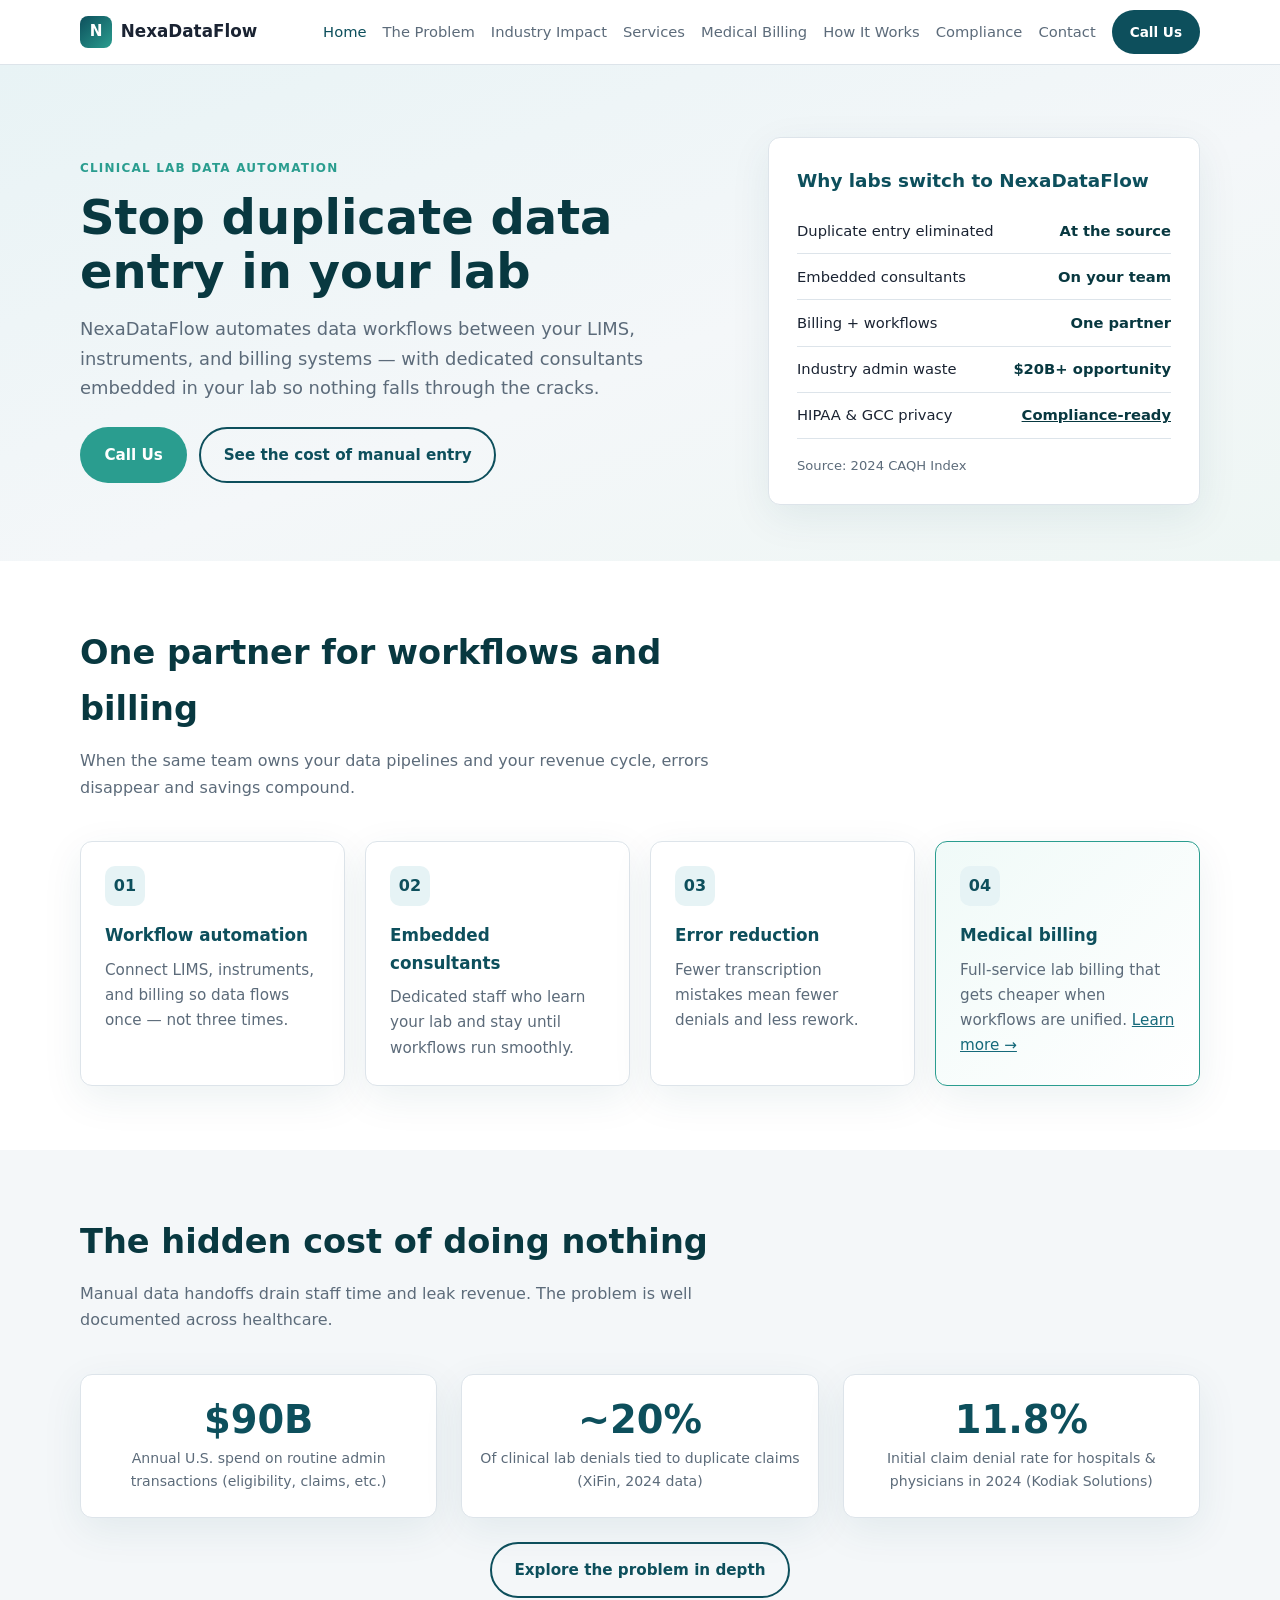
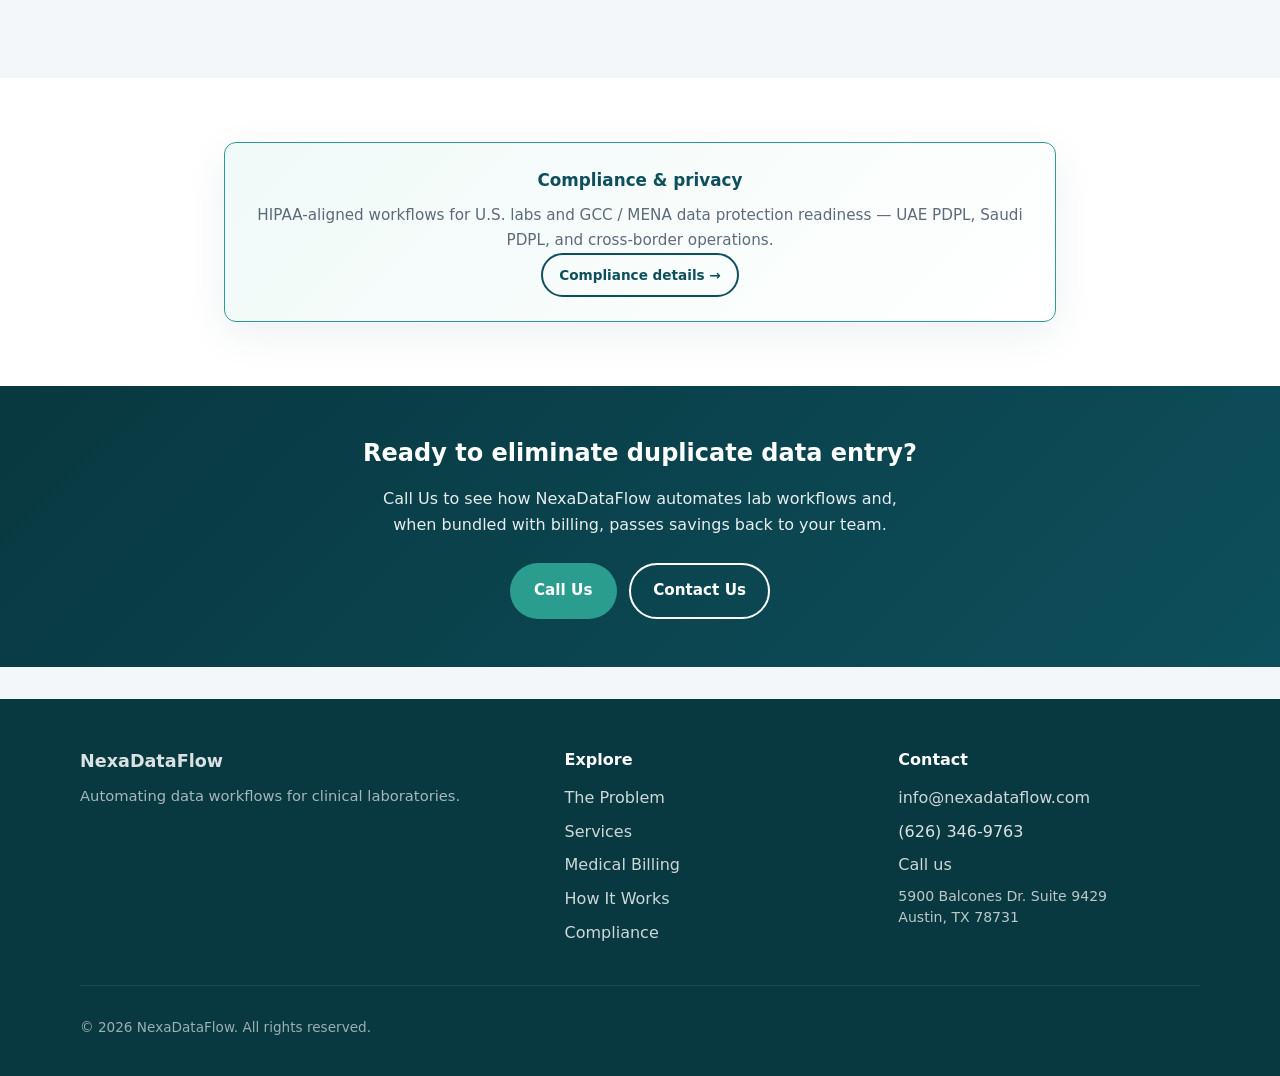
<file: index.html>
﻿<!DOCTYPE html>
<html lang="en">
<head>
  <meta charset="UTF-8">
  <meta name="viewport" content="width=device-width, initial-scale=1.0">
  <title>Home | NexaDataFlow</title>
  <meta name="description" content="Automate clinical lab data workflows and eliminate duplicate data entry.">
  <meta property="og:title" content="Home | NexaDataFlow">
  <meta property="og:description" content="Automate clinical lab data workflows and eliminate duplicate data entry.">
  <meta property="og:type" content="website">
  <link rel="stylesheet" href="assets/css/styles.css">
</head>
<body>
    <header class="site-header">
      <div class="container header-inner">
        <a class="logo" href="index.html"><span class="logo-mark">N</span> NexaDataFlow</a>
        <button class="nav-toggle" type="button" aria-expanded="false" aria-controls="site-nav" aria-label="Toggle navigation">
          <span></span><span></span><span></span>
        </button>
        <nav id="site-nav" class="nav-links" aria-label="Main">
          <a href="index.html" class="active">Home</a>
          <a href="the-problem.html">The Problem</a>
          <a href="industry-impact.html">Industry Impact</a>
          <a href="services.html">Services</a>
          <a href="medical-billing.html">Medical Billing</a>
          <a href="how-it-works.html">How It Works</a>
          <a href="compliance.html">Compliance</a>
          <a href="contact.html">Contact</a>
        </nav>
        <a class="btn btn-sm header-cta" data-site-phone-link href="#">Call Us</a>
      </div>
    </header>
  <main>
<section class="hero">
  <div class="container hero-grid">
    <div>
      <p class="eyebrow">Clinical lab data automation</p>
      <h1>Stop duplicate data entry in your lab</h1>
      <p class="lead">NexaDataFlow automates data workflows between your LIMS, instruments, and billing systems — with dedicated consultants embedded in your lab so nothing falls through the cracks.</p>
      <div class="hero-actions">
        <a class="btn btn-accent" data-site-phone-link href="#">Call Us</a>
        <a class="btn btn-outline" href="the-problem.html">See the cost of manual entry</a>
      </div>
    </div>
    <aside class="hero-card">
      <h2>Why labs switch to NexaDataFlow</h2>
      <div class="hero-stat"><span>Duplicate entry eliminated</span><strong>At the source</strong></div>
      <div class="hero-stat"><span>Embedded consultants</span><strong>On your team</strong></div>
      <div class="hero-stat"><span>Billing + workflows</span><strong>One partner</strong></div>
      <div class="hero-stat"><span>Industry admin waste</span><strong>$20B+ opportunity</strong></div>
      <div class="hero-stat"><span>HIPAA &amp; GCC privacy</span><strong><a href="compliance.html" style="color:inherit;">Compliance-ready</a></strong></div>
      <p style="font-size:0.82rem;color:var(--muted);margin:1rem 0 0;">Source: 2024 CAQH Index</p>
    </aside>
  </div>
</section>
<section class="section section-alt">
  <div class="container">
    <div class="section-header">
      <h2>One partner for workflows and billing</h2>
      <p>When the same team owns your data pipelines and your revenue cycle, errors disappear and savings compound.</p>
    </div>
    <div class="grid-4">
      <article class="card"><div class="card-icon">01</div><h3>Workflow automation</h3><p>Connect LIMS, instruments, and billing so data flows once — not three times.</p></article>
      <article class="card"><div class="card-icon">02</div><h3>Embedded consultants</h3><p>Dedicated staff who learn your lab and stay until workflows run smoothly.</p></article>
      <article class="card"><div class="card-icon">03</div><h3>Error reduction</h3><p>Fewer transcription mistakes mean fewer denials and less rework.</p></article>
      <article class="card featured-card"><div class="card-icon">04</div><h3>Medical billing</h3><p>Full-service lab billing that gets cheaper when workflows are unified. <a href="medical-billing.html">Learn more &rarr;</a></p></article>
    </div>
  </div>
</section>
<section class="section">
  <div class="container">
    <div class="section-header"><h2>The hidden cost of doing nothing</h2><p>Manual data handoffs drain staff time and leak revenue. The problem is well documented across healthcare.</p></div>
    <div class="grid-3">
      <div class="card stat-block"><span class="stat-number">$90B</span><span class="stat-label">Annual U.S. spend on routine admin transactions (eligibility, claims, etc.)</span></div>
      <div class="card stat-block"><span class="stat-number">~20%</span><span class="stat-label">Of clinical lab denials tied to duplicate claims (XiFin, 2024 data)</span></div>
      <div class="card stat-block"><span class="stat-number">11.8%</span><span class="stat-label">Initial claim denial rate for hospitals &amp; physicians in 2024 (Kodiak Solutions)</span></div>
    </div>
    <p style="margin-top:1.5rem;text-align:center;"><a class="btn btn-outline" href="the-problem.html">Explore the problem in depth</a></p>
  </div>
</section>
<section class="section section-alt">
  <div class="container">
    <div class="card featured-card" style="text-align:center;max-width:52rem;margin-inline:auto;">
      <h3>Compliance &amp; privacy</h3>
      <p>HIPAA-aligned workflows for U.S. labs and GCC / MENA data protection readiness — UAE PDPL, Saudi PDPL, and cross-border operations.</p>
      <p><a class="btn btn-outline btn-sm" href="compliance.html">Compliance details &rarr;</a></p>
    </div>
  </div>
</section>

<section class="cta-band">
  <div class="container">
    <h2>Ready to eliminate duplicate data entry?</h2>
    <p>Call Us to see how NexaDataFlow automates lab workflows and, when bundled with billing, passes savings back to your team.</p>
    <div class="hero-actions" style="justify-content:center;">
      <a class="btn btn-accent" data-site-phone-link href="#">Call Us</a>
      <a class="btn btn-outline" href="contact.html">Contact Us</a>
    </div>
  </div>
</section></main>
    <footer class="site-footer">
      <div class="container footer-grid">
        <div>
          <p class="footer-brand"><strong data-site-company>NexaDataFlow</strong></p>
          <p class="footer-tagline">Automating data workflows for clinical laboratories.</p>
        </div>
        <div>
          <p class="footer-heading">Explore</p>
          <ul class="footer-links">
            <li><a href="the-problem.html">The Problem</a></li>
            <li><a href="services.html">Services</a></li>
            <li><a href="medical-billing.html">Medical Billing</a></li>
            <li><a href="how-it-works.html">How It Works</a></li>
            <li><a href="compliance.html">Compliance</a></li>
          </ul>
        </div>
        <div>
          <p class="footer-heading">Contact</p>
          <ul class="footer-links">
            <li><a data-site-email href="mailto:hello@nexadataflow.com">hello@nexadataflow.com</a></li>
            <li><span data-site-phone>(555) 000-0000</span></li>
            <li><a data-site-phone-link href="#">Call us</a></li>
            <li class="footer-address"><span data-site-address></span></li>
          </ul>
        </div>
      </div>
      <div class="container footer-bottom">
        <p>&copy; <span id="footer-year">2026</span> <span data-site-company>NexaDataFlow</span>. All rights reserved.</p>
      </div>
    </footer>
  <script src="assets/js/config.js"></script>
  <script src="assets/js/main.js"></script>
</body>
</html>
</file>
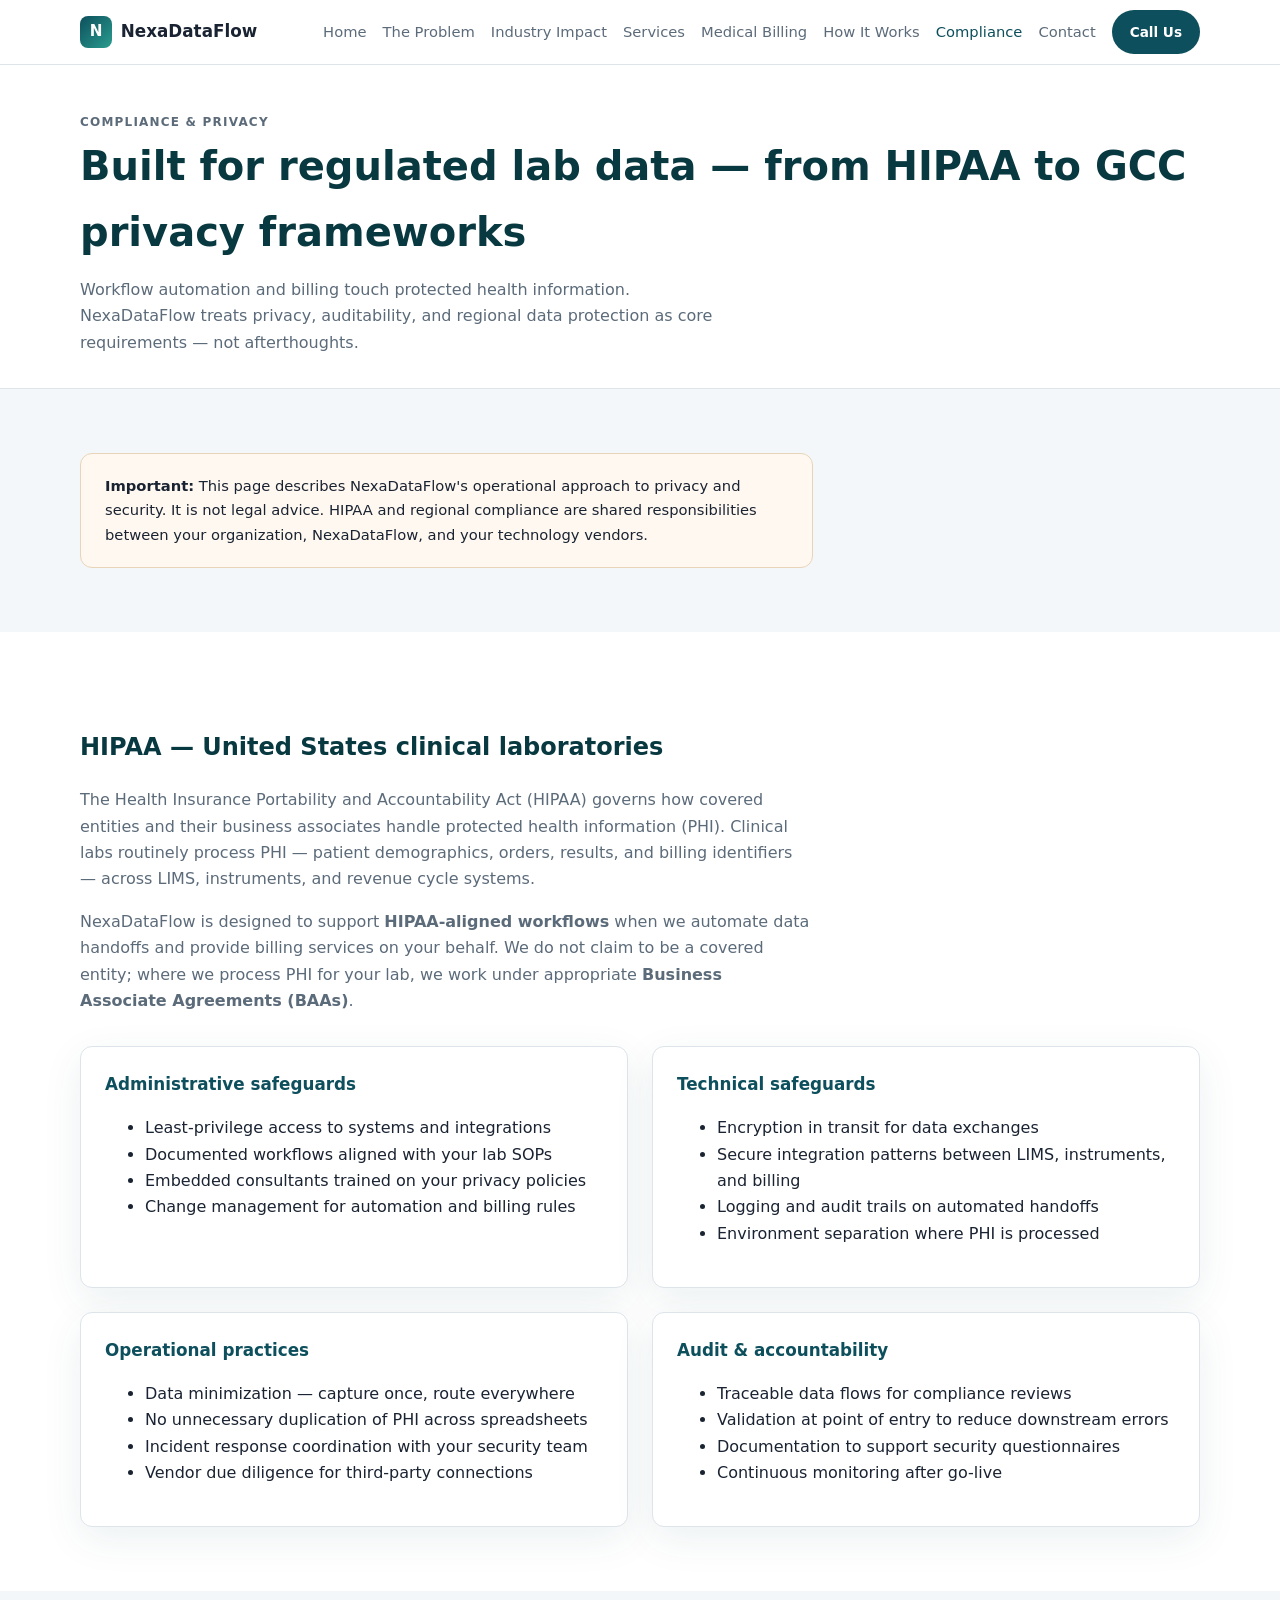
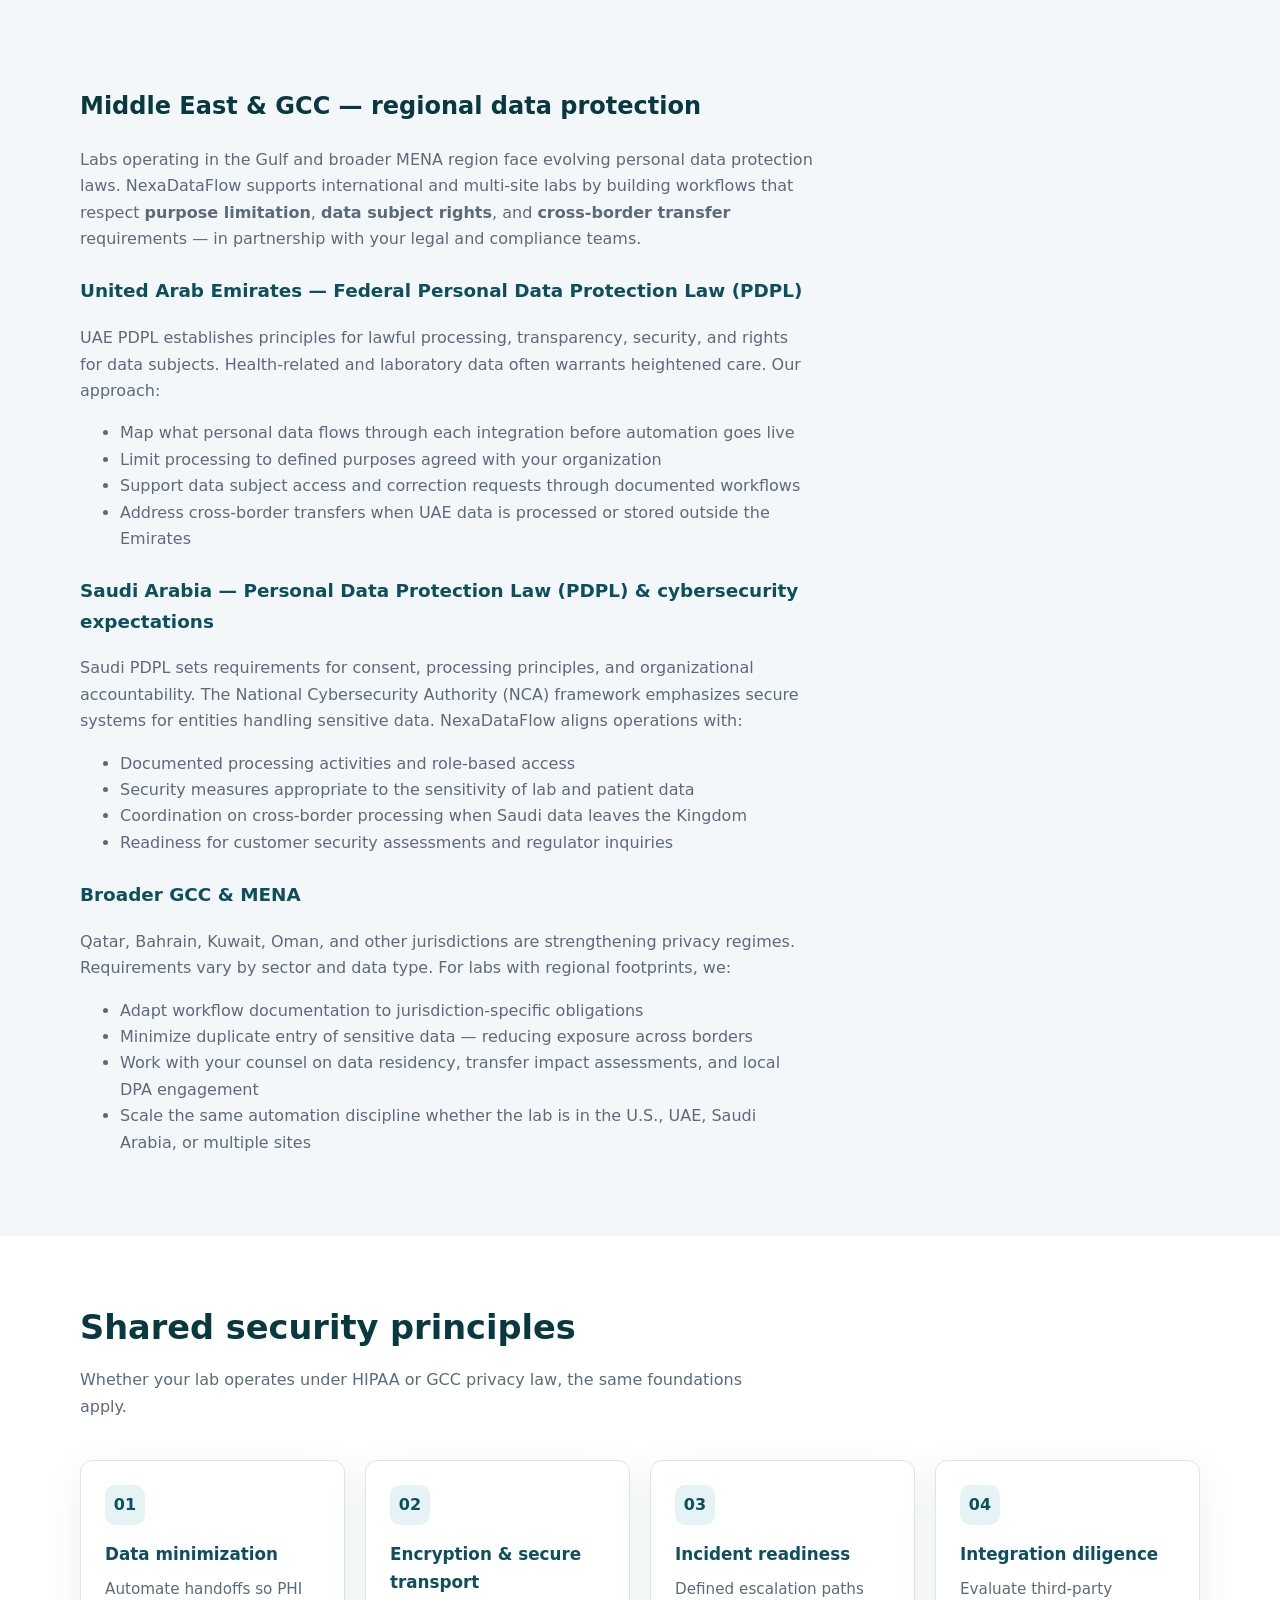
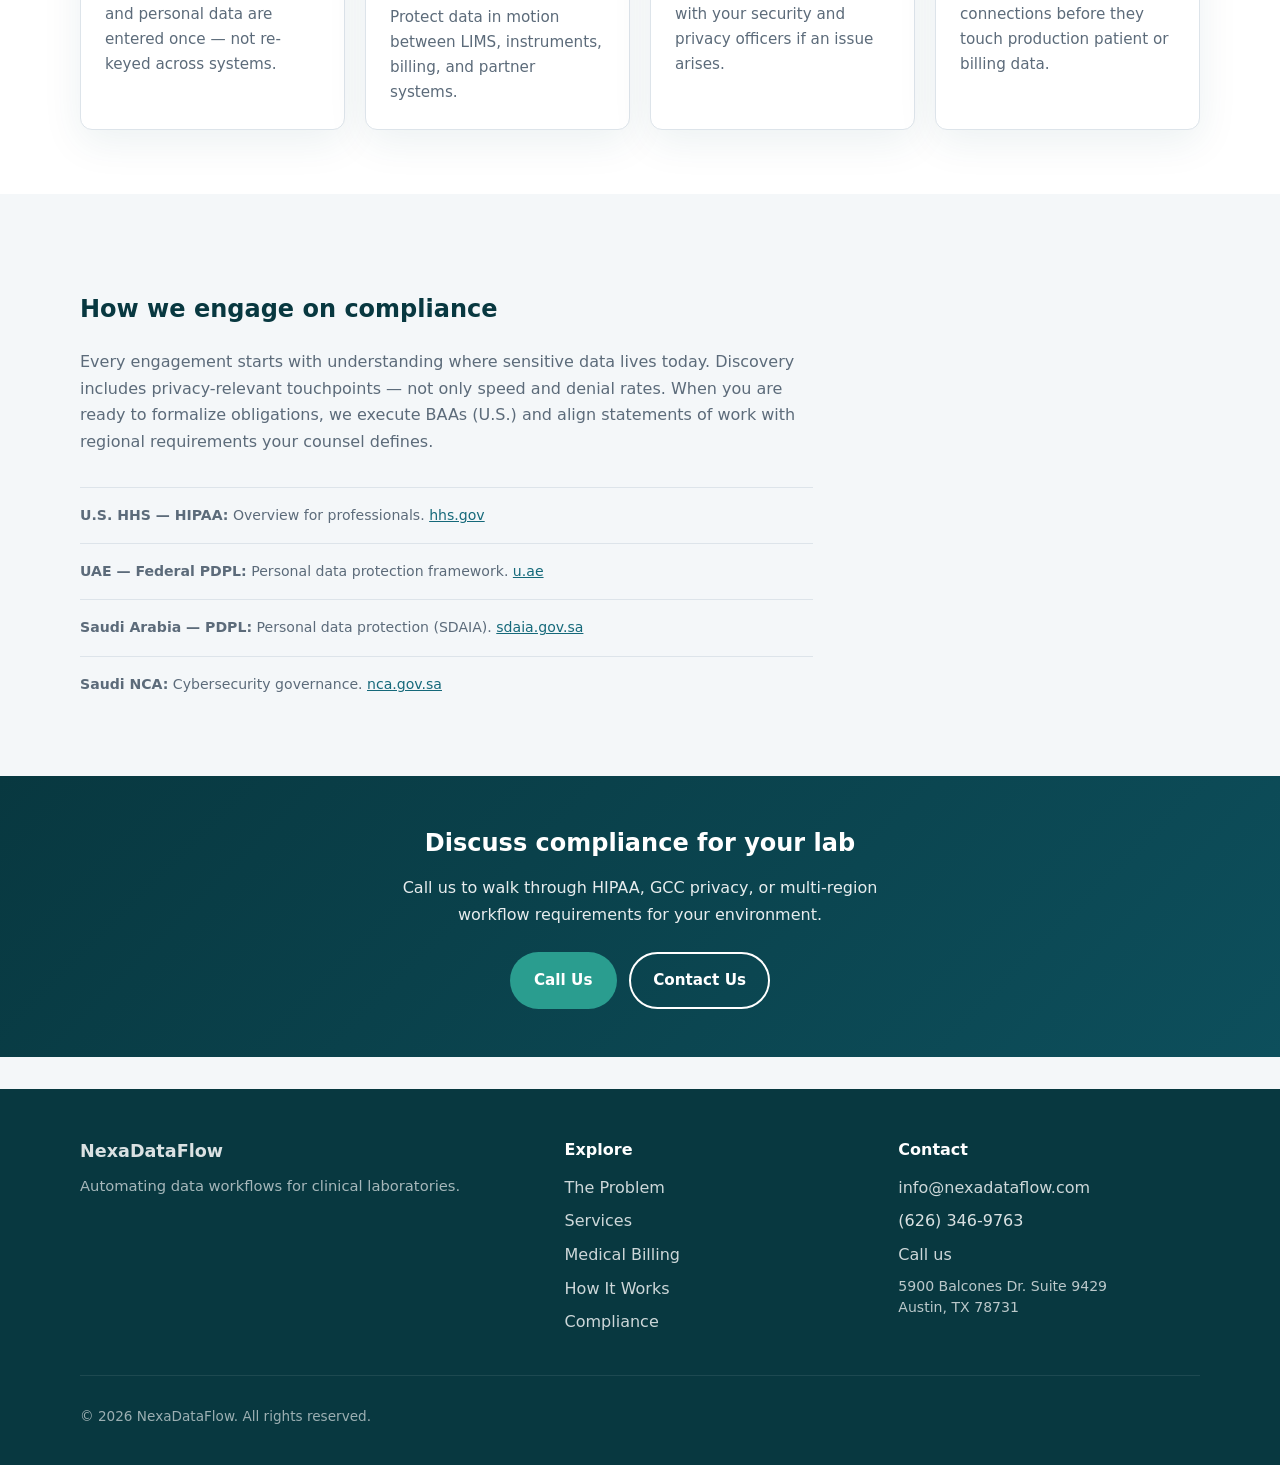
<file: compliance.html>
<!DOCTYPE html>
<html lang="en">
<head>
  <meta charset="UTF-8">
  <meta name="viewport" content="width=device-width, initial-scale=1.0">
  <title>Compliance &amp; Privacy | NexaDataFlow</title>
  <meta name="description" content="HIPAA-aligned lab data practices and Middle East / GCC privacy readiness for clinical laboratories.">
  <meta property="og:title" content="Compliance &amp; Privacy | NexaDataFlow">
  <meta property="og:description" content="HIPAA-aligned lab data practices and Middle East / GCC privacy readiness for clinical laboratories.">
  <meta property="og:type" content="website">
  <link rel="stylesheet" href="assets/css/styles.css">
</head>
<body>
    <header class="site-header">
      <div class="container header-inner">
        <a class="logo" href="index.html"><span class="logo-mark">N</span> NexaDataFlow</a>
        <button class="nav-toggle" type="button" aria-expanded="false" aria-controls="site-nav" aria-label="Toggle navigation">
          <span></span><span></span><span></span>
        </button>
        <nav id="site-nav" class="nav-links" aria-label="Main">
          <a href="index.html">Home</a>
          <a href="the-problem.html">The Problem</a>
          <a href="industry-impact.html">Industry Impact</a>
          <a href="services.html">Services</a>
          <a href="medical-billing.html">Medical Billing</a>
          <a href="how-it-works.html">How It Works</a>
          <a href="compliance.html" class="active">Compliance</a>
          <a href="contact.html">Contact</a>
        </nav>
        <a class="btn btn-sm header-cta" data-site-phone-link href="#">Call Us</a>
      </div>
    </header>
  <main>
<section class="page-hero"><div class="container"><p class="eyebrow">Compliance &amp; Privacy</p><h1>Built for regulated lab data — from HIPAA to GCC privacy frameworks</h1><p>Workflow automation and billing touch protected health information. NexaDataFlow treats privacy, auditability, and regional data protection as core requirements — not afterthoughts.</p></div></section>

<section class="section"><div class="container">
<div class="notice-box">
<p><strong>Important:</strong> This page describes NexaDataFlow's operational approach to privacy and security. It is not legal advice. HIPAA and regional compliance are shared responsibilities between your organization, NexaDataFlow, and your technology vendors.</p>
</div>
</div></section>

<section class="section section-alt"><div class="container">
<div class="prose">
<h2>HIPAA — United States clinical laboratories</h2>
<p>The Health Insurance Portability and Accountability Act (HIPAA) governs how covered entities and their business associates handle protected health information (PHI). Clinical labs routinely process PHI — patient demographics, orders, results, and billing identifiers — across LIMS, instruments, and revenue cycle systems.</p>
<p>NexaDataFlow is designed to support <strong>HIPAA-aligned workflows</strong> when we automate data handoffs and provide billing services on your behalf. We do not claim to be a covered entity; where we process PHI for your lab, we work under appropriate <strong>Business Associate Agreements (BAAs)</strong>.</p>
</div>
<div class="grid-2" style="margin-top:2rem;">
<article class="card"><h3>Administrative safeguards</h3><ul><li>Least-privilege access to systems and integrations</li><li>Documented workflows aligned with your lab SOPs</li><li>Embedded consultants trained on your privacy policies</li><li>Change management for automation and billing rules</li></ul></article>
<article class="card"><h3>Technical safeguards</h3><ul><li>Encryption in transit for data exchanges</li><li>Secure integration patterns between LIMS, instruments, and billing</li><li>Logging and audit trails on automated handoffs</li><li>Environment separation where PHI is processed</li></ul></article>
<article class="card"><h3>Operational practices</h3><ul><li>Data minimization — capture once, route everywhere</li><li>No unnecessary duplication of PHI across spreadsheets</li><li>Incident response coordination with your security team</li><li>Vendor due diligence for third-party connections</li></ul></article>
<article class="card"><h3>Audit &amp; accountability</h3><ul><li>Traceable data flows for compliance reviews</li><li>Validation at point of entry to reduce downstream errors</li><li>Documentation to support security questionnaires</li><li>Continuous monitoring after go-live</li></ul></article>
</div>
</div></section>

<section class="section"><div class="container">
<div class="prose">
<h2>Middle East &amp; GCC — regional data protection</h2>
<p>Labs operating in the Gulf and broader MENA region face evolving personal data protection laws. NexaDataFlow supports international and multi-site labs by building workflows that respect <strong>purpose limitation</strong>, <strong>data subject rights</strong>, and <strong>cross-border transfer</strong> requirements — in partnership with your legal and compliance teams.</p>

<h3>United Arab Emirates — Federal Personal Data Protection Law (PDPL)</h3>
<p>UAE PDPL establishes principles for lawful processing, transparency, security, and rights for data subjects. Health-related and laboratory data often warrants heightened care. Our approach:</p>
<ul>
<li>Map what personal data flows through each integration before automation goes live</li>
<li>Limit processing to defined purposes agreed with your organization</li>
<li>Support data subject access and correction requests through documented workflows</li>
<li>Address cross-border transfers when UAE data is processed or stored outside the Emirates</li>
</ul>

<h3>Saudi Arabia — Personal Data Protection Law (PDPL) &amp; cybersecurity expectations</h3>
<p>Saudi PDPL sets requirements for consent, processing principles, and organizational accountability. The National Cybersecurity Authority (NCA) framework emphasizes secure systems for entities handling sensitive data. NexaDataFlow aligns operations with:</p>
<ul>
<li>Documented processing activities and role-based access</li>
<li>Security measures appropriate to the sensitivity of lab and patient data</li>
<li>Coordination on cross-border processing when Saudi data leaves the Kingdom</li>
<li>Readiness for customer security assessments and regulator inquiries</li>
</ul>

<h3>Broader GCC &amp; MENA</h3>
<p>Qatar, Bahrain, Kuwait, Oman, and other jurisdictions are strengthening privacy regimes. Requirements vary by sector and data type. For labs with regional footprints, we:</p>
<ul>
<li>Adapt workflow documentation to jurisdiction-specific obligations</li>
<li>Minimize duplicate entry of sensitive data — reducing exposure across borders</li>
<li>Work with your counsel on data residency, transfer impact assessments, and local DPA engagement</li>
<li>Scale the same automation discipline whether the lab is in the U.S., UAE, Saudi Arabia, or multiple sites</li>
</ul>
</div>
</div></section>

<section class="section section-alt"><div class="container">
<div class="section-header"><h2>Shared security principles</h2><p>Whether your lab operates under HIPAA or GCC privacy law, the same foundations apply.</p></div>
<div class="grid-4">
<article class="card"><div class="card-icon">01</div><h3>Data minimization</h3><p>Automate handoffs so PHI and personal data are entered once — not re-keyed across systems.</p></article>
<article class="card"><div class="card-icon">02</div><h3>Encryption &amp; secure transport</h3><p>Protect data in motion between LIMS, instruments, billing, and partner systems.</p></article>
<article class="card"><div class="card-icon">03</div><h3>Incident readiness</h3><p>Defined escalation paths with your security and privacy officers if an issue arises.</p></article>
<article class="card"><div class="card-icon">04</div><h3>Integration diligence</h3><p>Evaluate third-party connections before they touch production patient or billing data.</p></article>
</div>
</div></section>

<section class="section"><div class="container">
<div class="prose">
<h2>How we engage on compliance</h2>
<p>Every engagement starts with understanding where sensitive data lives today. Discovery includes privacy-relevant touchpoints — not only speed and denial rates. When you are ready to formalize obligations, we execute BAAs (U.S.) and align statements of work with regional requirements your counsel defines.</p>
<ul class="citation-list">
<li><strong>U.S. HHS — HIPAA:</strong> Overview for professionals. <a href="https://www.hhs.gov/hipaa/for-professionals/index.html" target="_blank" rel="noopener">hhs.gov</a></li>
<li><strong>UAE — Federal PDPL:</strong> Personal data protection framework. <a href="https://u.ae/en/about-the-uae/digital-uae/data/data-protection" target="_blank" rel="noopener">u.ae</a></li>
<li><strong>Saudi Arabia — PDPL:</strong> Personal data protection (SDAIA). <a href="https://sdaia.gov.sa/en/SDAIA/about/Documents/Personal%20Data%20English.pdf" target="_blank" rel="noopener">sdaia.gov.sa</a></li>
<li><strong>Saudi NCA:</strong> Cybersecurity governance. <a href="https://nca.gov.sa/en" target="_blank" rel="noopener">nca.gov.sa</a></li>
</ul>
</div>
</div></section>

<section class="cta-band">
  <div class="container">
    <h2>Discuss compliance for your lab</h2>
    <p>Call us to walk through HIPAA, GCC privacy, or multi-region workflow requirements for your environment.</p>
    <div class="hero-actions" style="justify-content:center;">
      <a class="btn btn-accent" data-site-phone-link href="#">Call Us</a>
      <a class="btn btn-outline" href="contact.html">Contact Us</a>
    </div>
  </div>
</section></main>
    <footer class="site-footer">
      <div class="container footer-grid">
        <div>
          <p class="footer-brand"><strong data-site-company>NexaDataFlow</strong></p>
          <p class="footer-tagline">Automating data workflows for clinical laboratories.</p>
        </div>
        <div>
          <p class="footer-heading">Explore</p>
          <ul class="footer-links">
            <li><a href="the-problem.html">The Problem</a></li>
            <li><a href="services.html">Services</a></li>
            <li><a href="medical-billing.html">Medical Billing</a></li>
            <li><a href="how-it-works.html">How It Works</a></li>
            <li><a href="compliance.html">Compliance</a></li>
          </ul>
        </div>
        <div>
          <p class="footer-heading">Contact</p>
          <ul class="footer-links">
            <li><a data-site-email href="mailto:hello@nexadataflow.com">hello@nexadataflow.com</a></li>
            <li><span data-site-phone>(555) 000-0000</span></li>
            <li><a data-site-phone-link href="#">Call us</a></li>
            <li class="footer-address"><span data-site-address></span></li>
          </ul>
        </div>
      </div>
      <div class="container footer-bottom">
        <p>&copy; <span id="footer-year">2026</span> <span data-site-company>NexaDataFlow</span>. All rights reserved.</p>
      </div>
    </footer>
  <script src="assets/js/config.js"></script>
  <script src="assets/js/main.js"></script>
</body>
</html>
</file>
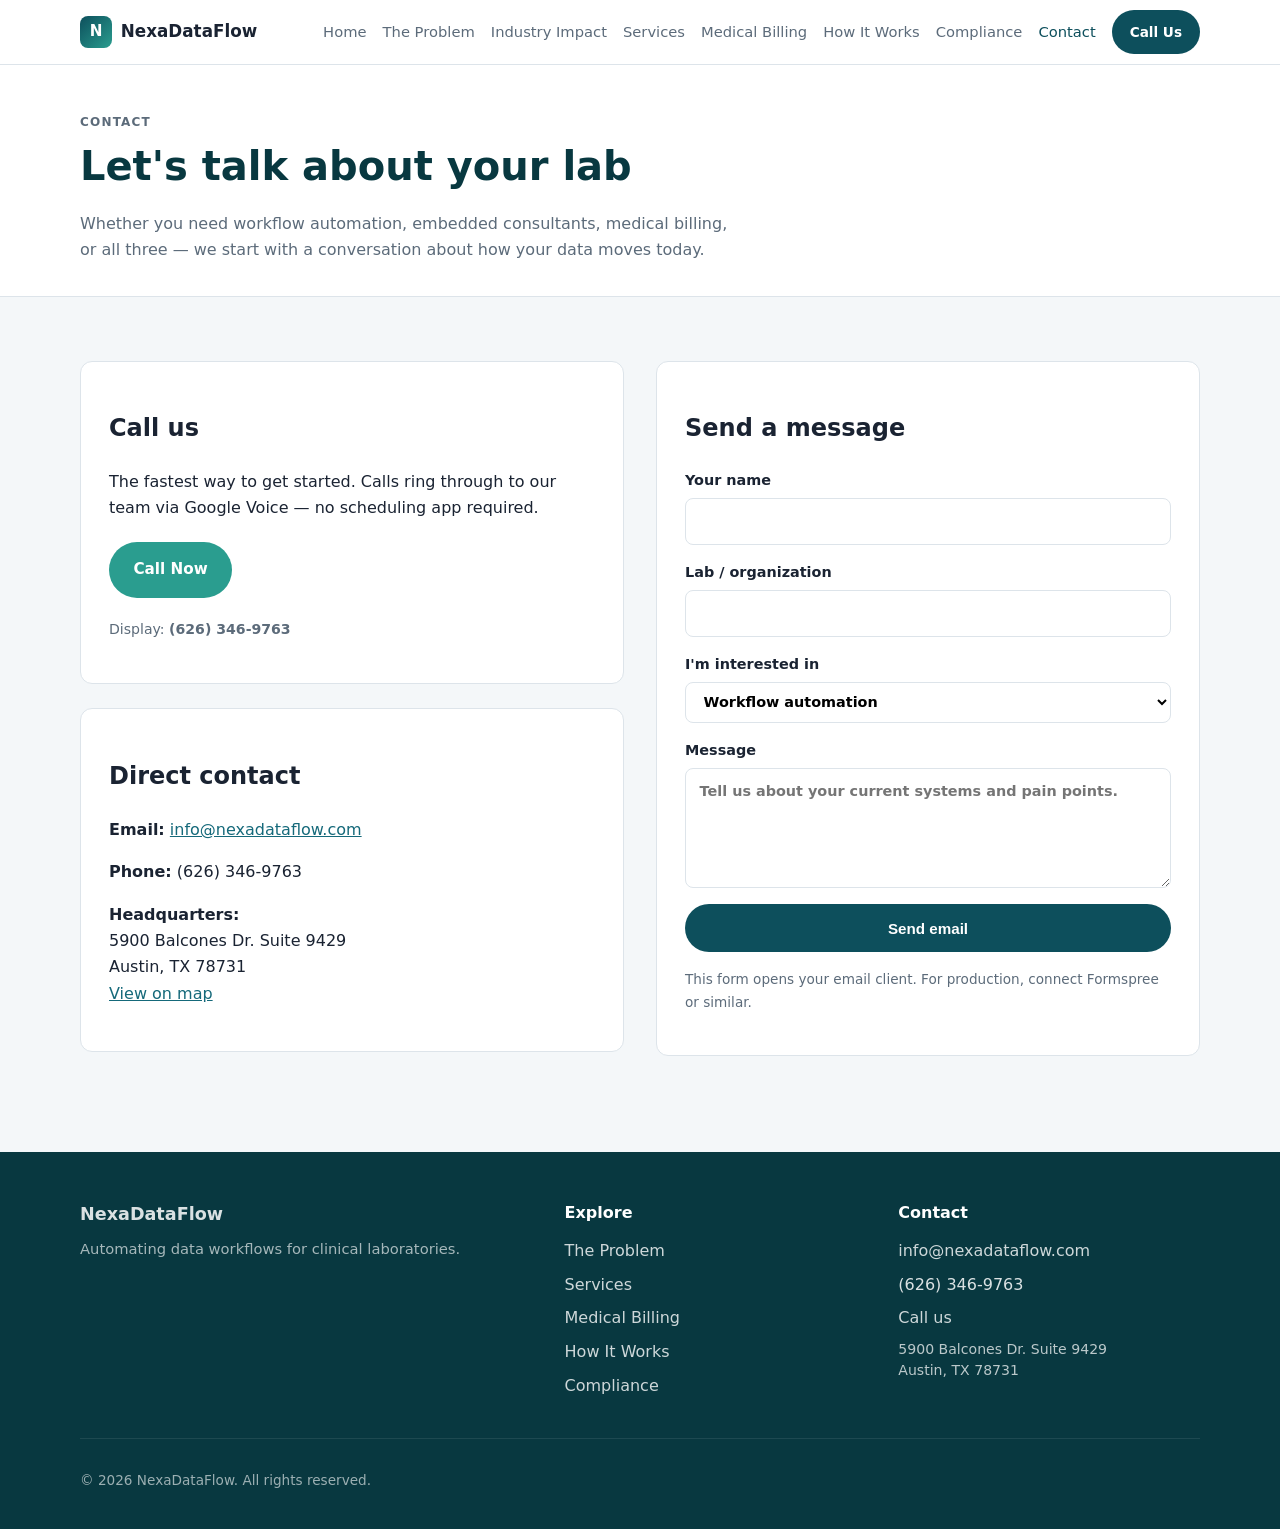
<file: contact.html>
﻿<!DOCTYPE html>
<html lang="en">
<head>
  <meta charset="UTF-8">
  <meta name="viewport" content="width=device-width, initial-scale=1.0">
  <title>Contact | NexaDataFlow</title>
  <meta name="description" content="Call or contact NexaDataFlow about lab workflow automation and billing.">
  <meta property="og:title" content="Contact | NexaDataFlow">
  <meta property="og:description" content="Call or contact NexaDataFlow about lab workflow automation and billing.">
  <meta property="og:type" content="website">
  <link rel="stylesheet" href="assets/css/styles.css">
</head>
<body>
    <header class="site-header">
      <div class="container header-inner">
        <a class="logo" href="index.html"><span class="logo-mark">N</span> NexaDataFlow</a>
        <button class="nav-toggle" type="button" aria-expanded="false" aria-controls="site-nav" aria-label="Toggle navigation">
          <span></span><span></span><span></span>
        </button>
        <nav id="site-nav" class="nav-links" aria-label="Main">
          <a href="index.html">Home</a>
          <a href="the-problem.html">The Problem</a>
          <a href="industry-impact.html">Industry Impact</a>
          <a href="services.html">Services</a>
          <a href="medical-billing.html">Medical Billing</a>
          <a href="how-it-works.html">How It Works</a>
          <a href="compliance.html">Compliance</a>
          <a href="contact.html" class="active">Contact</a>
        </nav>
        <a class="btn btn-sm header-cta" data-site-phone-link href="#">Call Us</a>
      </div>
    </header>
  <main>
<section class="page-hero"><div class="container"><p class="eyebrow">Contact</p><h1>Let's talk about your lab</h1><p>Whether you need workflow automation, embedded consultants, medical billing, or all three — we start with a conversation about how your data moves today.</p></div></section>
<section class="section"><div class="container contact-grid">
<div>
<div class="contact-card"><h2>Call us</h2><p>The fastest way to get started. Calls ring through to our team via Google Voice — no scheduling app required.</p><p style="margin:1.25rem 0;"><a class="btn btn-accent" data-site-phone-link href="#">Call Now</a></p><p style="font-size:0.88rem;color:var(--muted);">Display: <strong data-site-phone>(555) 000-0000</strong></p></div>
<div class="contact-card" style="margin-top:1.5rem;"><h2>Direct contact</h2><p><strong>Email:</strong> <a data-site-email href="mailto:hello@nexadataflow.com">hello@nexadataflow.com</a></p><p><strong>Phone:</strong> <span data-site-phone>(555) 000-0000</span></p><p><strong>Headquarters:</strong><br><span data-site-address></span><br><a data-site-maps href="#" target="_blank" rel="noopener noreferrer">View on map</a></p></div>
</div>
<div class="contact-card">
<h2>Send a message</h2>
<form class="contact-form" data-site-mailto action="mailto:hello@nexadataflow.com" method="post" enctype="text/plain">
<label>Your name<input type="text" name="name" required></label>
<label>Lab / organization<input type="text" name="organization"></label>
<label>I'm interested in<select name="interest"><option>Workflow automation</option><option>Medical billing</option><option>Billing + automation bundle</option><option>Embedded consultants</option><option>Not sure yet</option></select></label>
<label>Message<textarea name="message" required placeholder="Tell us about your current systems and pain points."></textarea></label>
<button class="btn" type="submit">Send email</button>
</form>
<p style="font-size:0.85rem;color:var(--muted);margin-top:1rem;">This form opens your email client. For production, connect Formspree or similar.</p>
</div>
</div></section>
</main>
    <footer class="site-footer">
      <div class="container footer-grid">
        <div>
          <p class="footer-brand"><strong data-site-company>NexaDataFlow</strong></p>
          <p class="footer-tagline">Automating data workflows for clinical laboratories.</p>
        </div>
        <div>
          <p class="footer-heading">Explore</p>
          <ul class="footer-links">
            <li><a href="the-problem.html">The Problem</a></li>
            <li><a href="services.html">Services</a></li>
            <li><a href="medical-billing.html">Medical Billing</a></li>
            <li><a href="how-it-works.html">How It Works</a></li>
            <li><a href="compliance.html">Compliance</a></li>
          </ul>
        </div>
        <div>
          <p class="footer-heading">Contact</p>
          <ul class="footer-links">
            <li><a data-site-email href="mailto:hello@nexadataflow.com">hello@nexadataflow.com</a></li>
            <li><span data-site-phone>(555) 000-0000</span></li>
            <li><a data-site-phone-link href="#">Call us</a></li>
            <li class="footer-address"><span data-site-address></span></li>
          </ul>
        </div>
      </div>
      <div class="container footer-bottom">
        <p>&copy; <span id="footer-year">2026</span> <span data-site-company>NexaDataFlow</span>. All rights reserved.</p>
      </div>
    </footer>
  <script src="assets/js/config.js"></script>
  <script src="assets/js/main.js"></script>
</body>
</html>
</file>
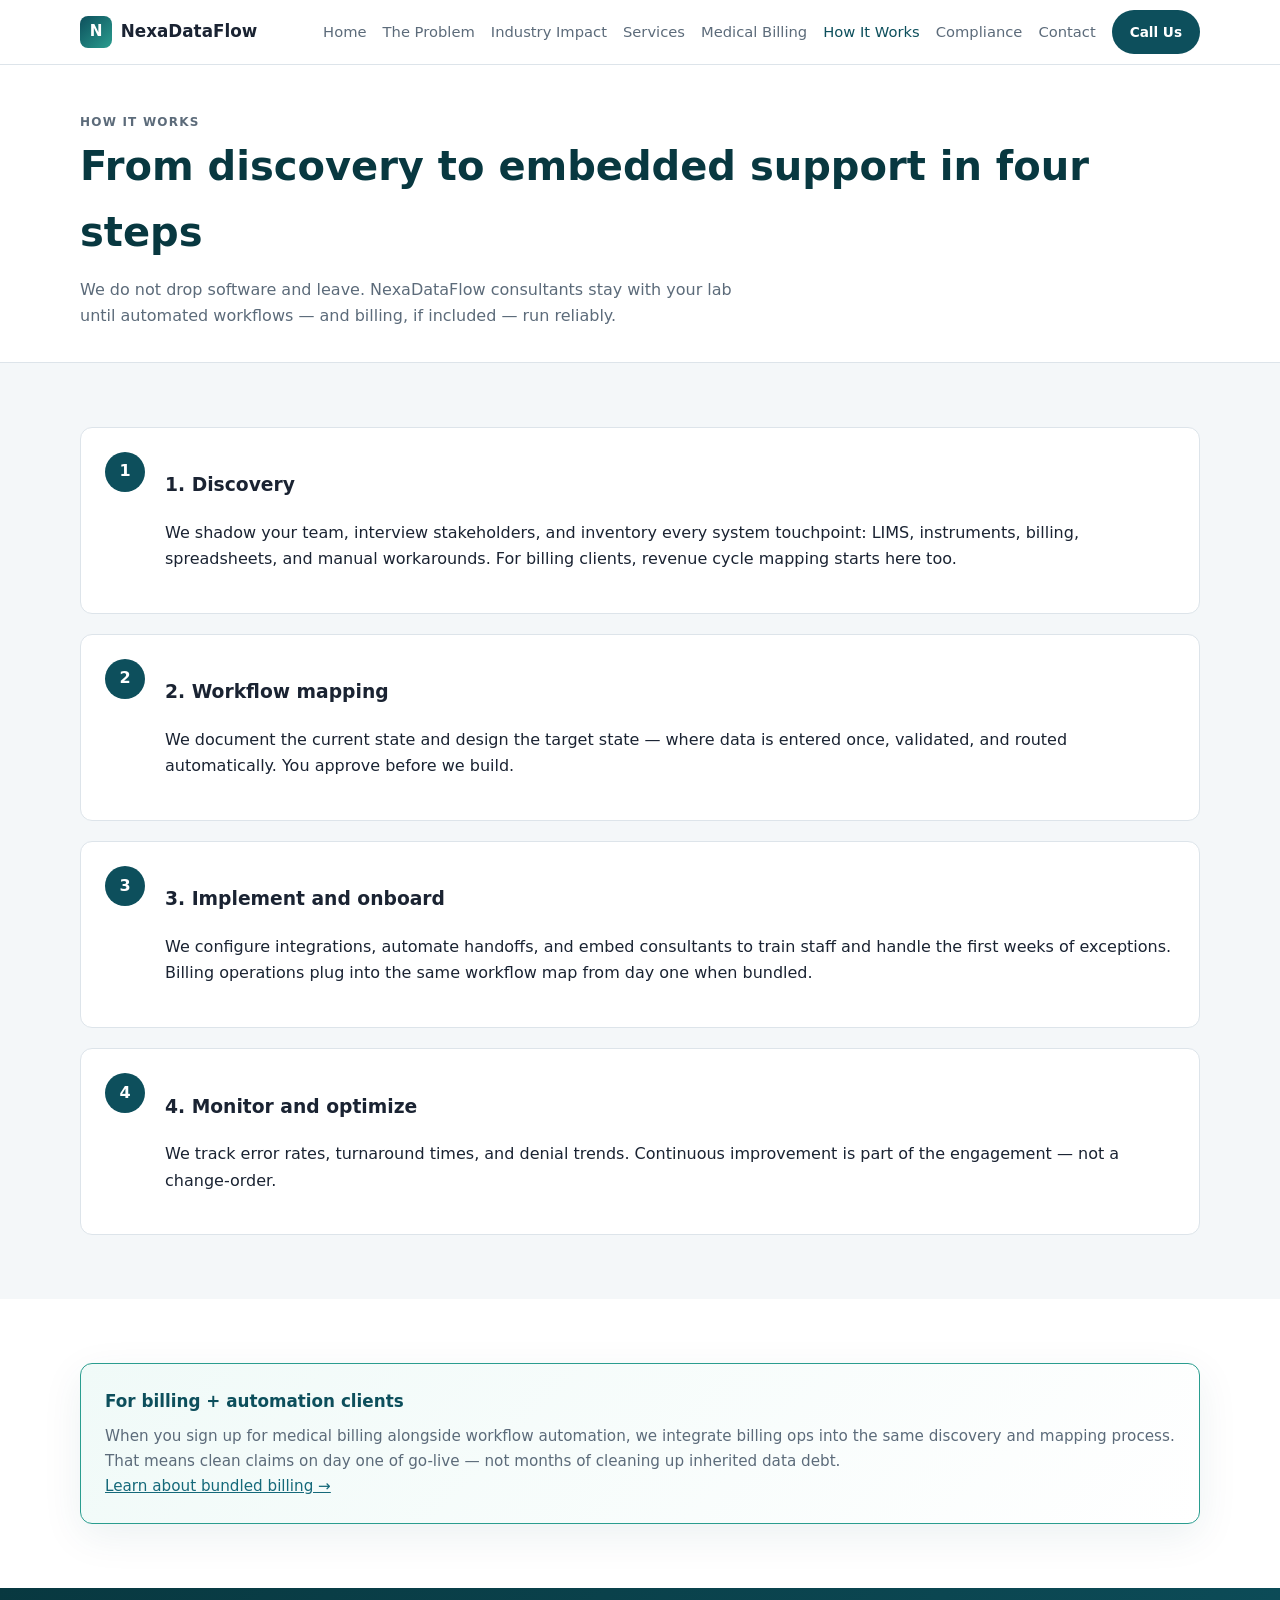
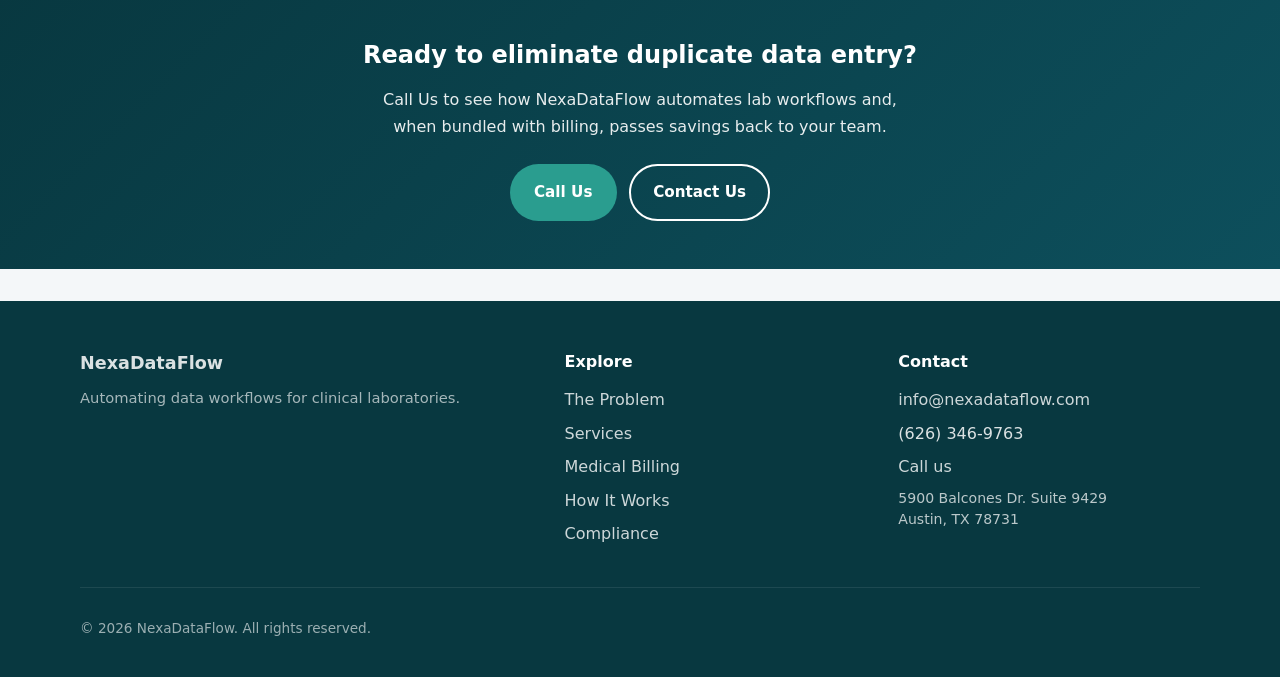
<file: how-it-works.html>
﻿<!DOCTYPE html>
<html lang="en">
<head>
  <meta charset="UTF-8">
  <meta name="viewport" content="width=device-width, initial-scale=1.0">
  <title>How It Works | NexaDataFlow</title>
  <meta name="description" content="Our four-step process from discovery to embedded lab support.">
  <meta property="og:title" content="How It Works | NexaDataFlow">
  <meta property="og:description" content="Our four-step process from discovery to embedded lab support.">
  <meta property="og:type" content="website">
  <link rel="stylesheet" href="assets/css/styles.css">
</head>
<body>
    <header class="site-header">
      <div class="container header-inner">
        <a class="logo" href="index.html"><span class="logo-mark">N</span> NexaDataFlow</a>
        <button class="nav-toggle" type="button" aria-expanded="false" aria-controls="site-nav" aria-label="Toggle navigation">
          <span></span><span></span><span></span>
        </button>
        <nav id="site-nav" class="nav-links" aria-label="Main">
          <a href="index.html">Home</a>
          <a href="the-problem.html">The Problem</a>
          <a href="industry-impact.html">Industry Impact</a>
          <a href="services.html">Services</a>
          <a href="medical-billing.html">Medical Billing</a>
          <a href="how-it-works.html" class="active">How It Works</a>
          <a href="compliance.html">Compliance</a>
          <a href="contact.html">Contact</a>
        </nav>
        <a class="btn btn-sm header-cta" data-site-phone-link href="#">Call Us</a>
      </div>
    </header>
  <main>
<section class="page-hero"><div class="container"><p class="eyebrow">How It Works</p><h1>From discovery to embedded support in four steps</h1><p>We do not drop software and leave. NexaDataFlow consultants stay with your lab until automated workflows — and billing, if included — run reliably.</p></div></section>
<section class="section"><div class="container steps">
<div class="step"><div><h3>1. Discovery</h3><p>We shadow your team, interview stakeholders, and inventory every system touchpoint: LIMS, instruments, billing, spreadsheets, and manual workarounds. For billing clients, revenue cycle mapping starts here too.</p></div></div>
<div class="step"><div><h3>2. Workflow mapping</h3><p>We document the current state and design the target state — where data is entered once, validated, and routed automatically. You approve before we build.</p></div></div>
<div class="step"><div><h3>3. Implement and onboard</h3><p>We configure integrations, automate handoffs, and embed consultants to train staff and handle the first weeks of exceptions. Billing operations plug into the same workflow map from day one when bundled.</p></div></div>
<div class="step"><div><h3>4. Monitor and optimize</h3><p>We track error rates, turnaround times, and denial trends. Continuous improvement is part of the engagement — not a change-order.</p></div></div>
</div></section>
<section class="section section-alt"><div class="container"><div class="card featured-card"><h3>For billing + automation clients</h3><p>When you sign up for medical billing alongside workflow automation, we integrate billing ops into the same discovery and mapping process. That means clean claims on day one of go-live — not months of cleaning up inherited data debt.</p><p><a href="medical-billing.html">Learn about bundled billing &rarr;</a></p></div></div></section>

<section class="cta-band">
  <div class="container">
    <h2>Ready to eliminate duplicate data entry?</h2>
    <p>Call Us to see how NexaDataFlow automates lab workflows and, when bundled with billing, passes savings back to your team.</p>
    <div class="hero-actions" style="justify-content:center;">
      <a class="btn btn-accent" data-site-phone-link href="#">Call Us</a>
      <a class="btn btn-outline" href="contact.html">Contact Us</a>
    </div>
  </div>
</section></main>
    <footer class="site-footer">
      <div class="container footer-grid">
        <div>
          <p class="footer-brand"><strong data-site-company>NexaDataFlow</strong></p>
          <p class="footer-tagline">Automating data workflows for clinical laboratories.</p>
        </div>
        <div>
          <p class="footer-heading">Explore</p>
          <ul class="footer-links">
            <li><a href="the-problem.html">The Problem</a></li>
            <li><a href="services.html">Services</a></li>
            <li><a href="medical-billing.html">Medical Billing</a></li>
            <li><a href="how-it-works.html">How It Works</a></li>
            <li><a href="compliance.html">Compliance</a></li>
          </ul>
        </div>
        <div>
          <p class="footer-heading">Contact</p>
          <ul class="footer-links">
            <li><a data-site-email href="mailto:hello@nexadataflow.com">hello@nexadataflow.com</a></li>
            <li><span data-site-phone>(555) 000-0000</span></li>
            <li><a data-site-phone-link href="#">Call us</a></li>
            <li class="footer-address"><span data-site-address></span></li>
          </ul>
        </div>
      </div>
      <div class="container footer-bottom">
        <p>&copy; <span id="footer-year">2026</span> <span data-site-company>NexaDataFlow</span>. All rights reserved.</p>
      </div>
    </footer>
  <script src="assets/js/config.js"></script>
  <script src="assets/js/main.js"></script>
</body>
</html>
</file>
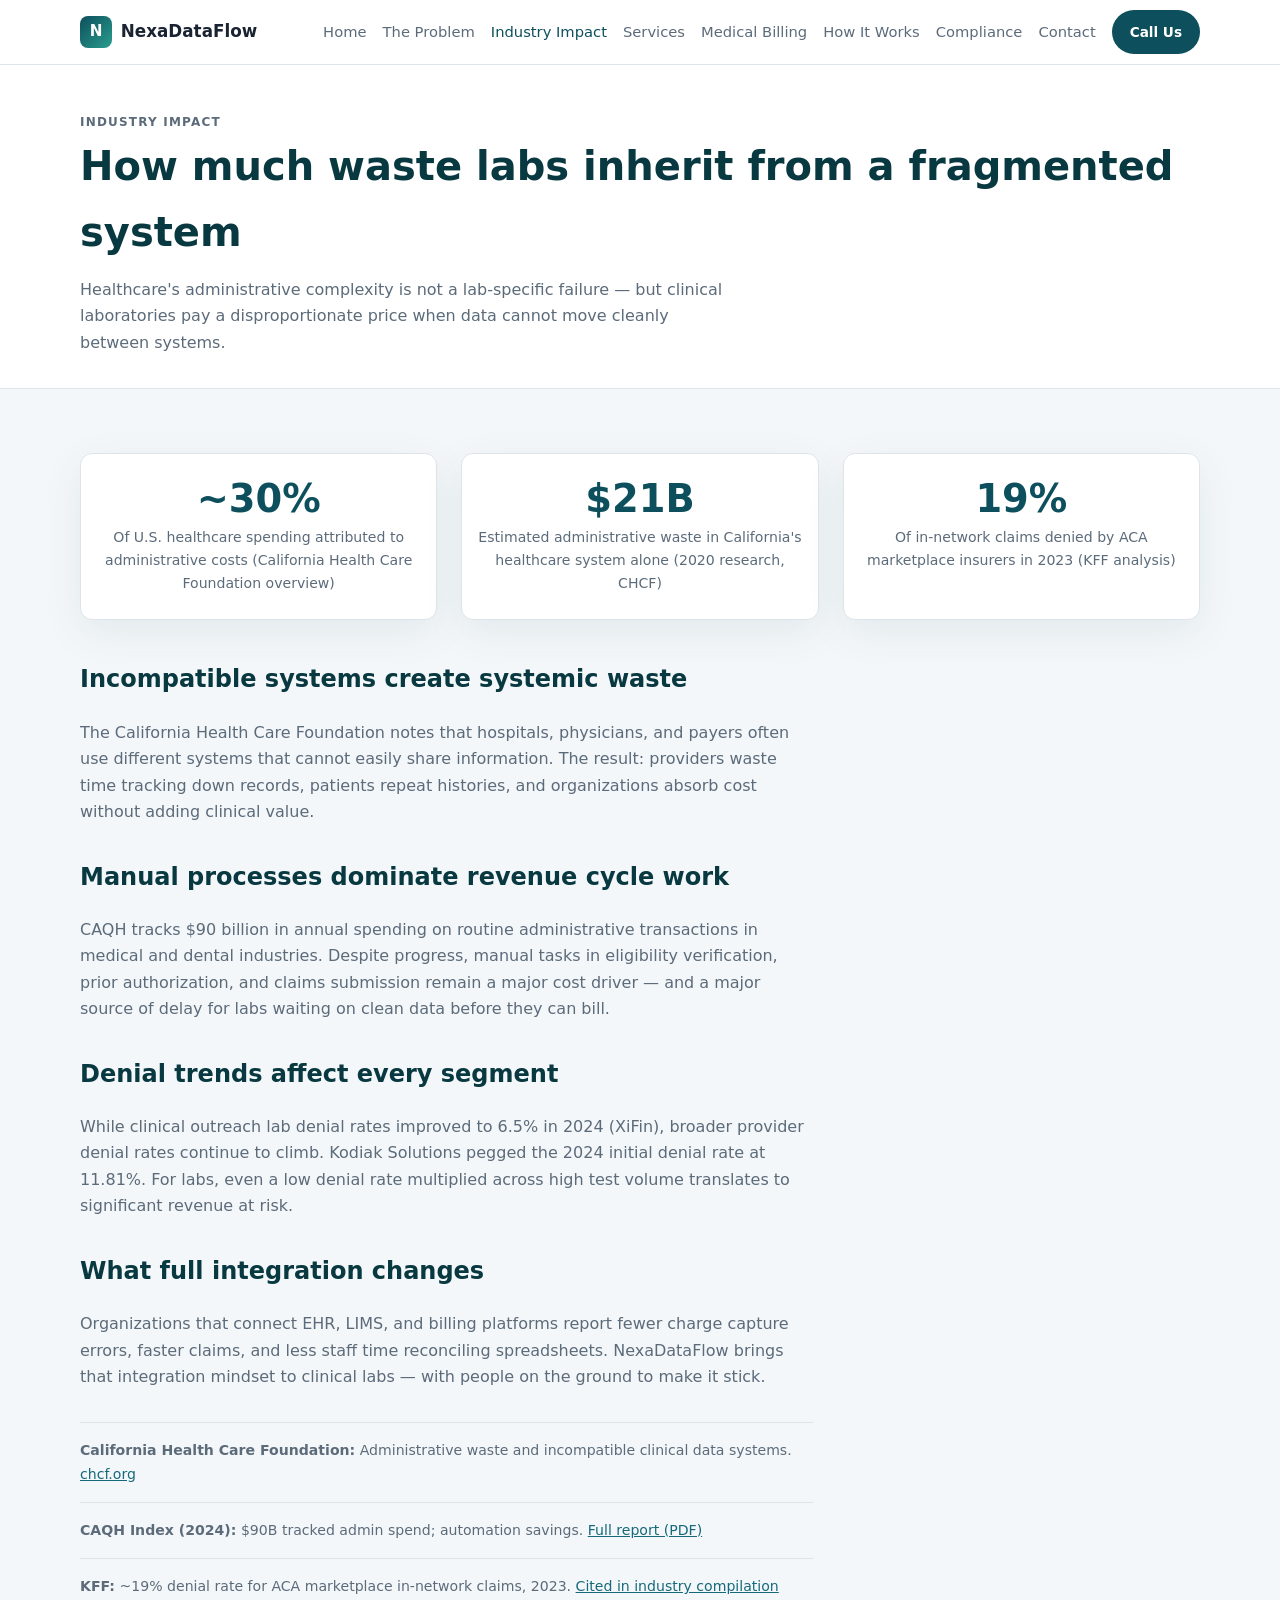
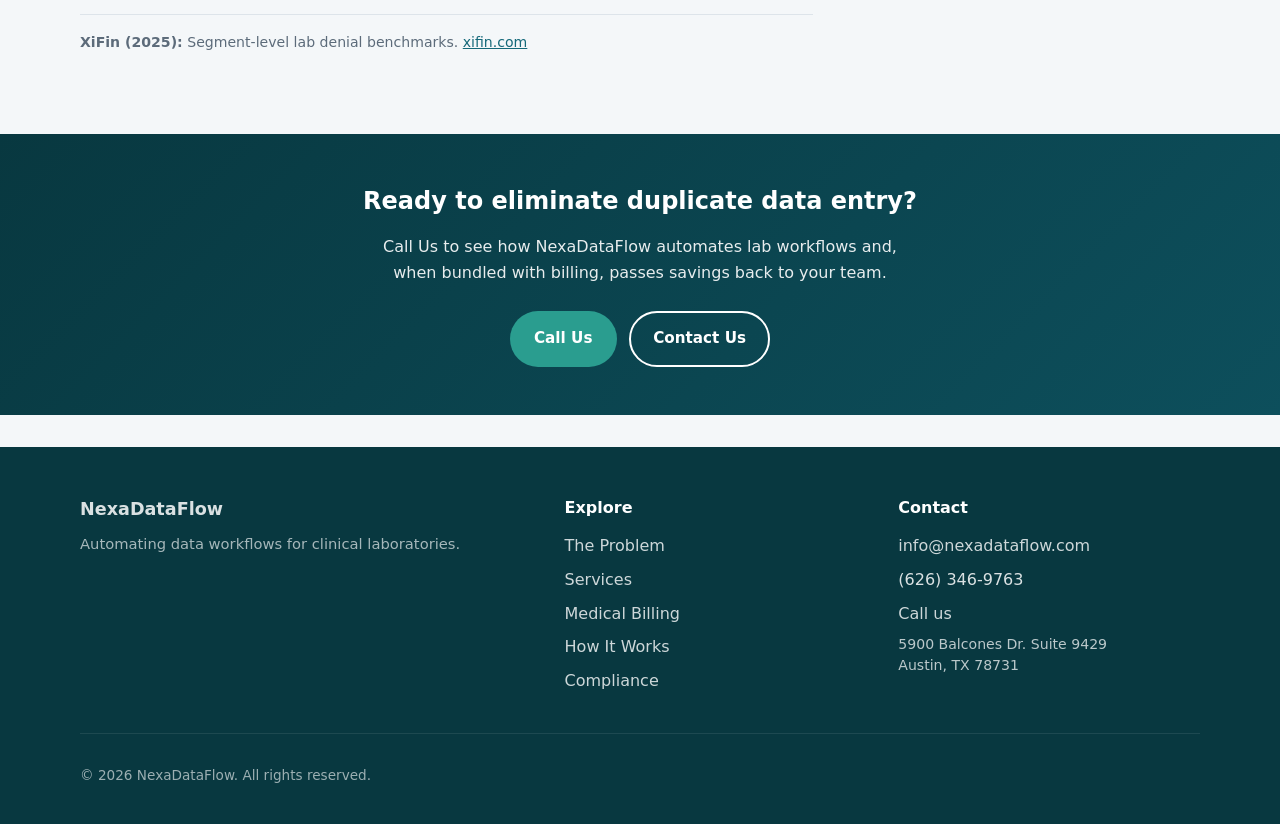
<file: industry-impact.html>
﻿<!DOCTYPE html>
<html lang="en">
<head>
  <meta charset="UTF-8">
  <meta name="viewport" content="width=device-width, initial-scale=1.0">
  <title>Industry Impact | NexaDataFlow</title>
  <meta name="description" content="How administrative waste and fragmented systems affect clinical laboratories.">
  <meta property="og:title" content="Industry Impact | NexaDataFlow">
  <meta property="og:description" content="How administrative waste and fragmented systems affect clinical laboratories.">
  <meta property="og:type" content="website">
  <link rel="stylesheet" href="assets/css/styles.css">
</head>
<body>
    <header class="site-header">
      <div class="container header-inner">
        <a class="logo" href="index.html"><span class="logo-mark">N</span> NexaDataFlow</a>
        <button class="nav-toggle" type="button" aria-expanded="false" aria-controls="site-nav" aria-label="Toggle navigation">
          <span></span><span></span><span></span>
        </button>
        <nav id="site-nav" class="nav-links" aria-label="Main">
          <a href="index.html">Home</a>
          <a href="the-problem.html">The Problem</a>
          <a href="industry-impact.html" class="active">Industry Impact</a>
          <a href="services.html">Services</a>
          <a href="medical-billing.html">Medical Billing</a>
          <a href="how-it-works.html">How It Works</a>
          <a href="compliance.html">Compliance</a>
          <a href="contact.html">Contact</a>
        </nav>
        <a class="btn btn-sm header-cta" data-site-phone-link href="#">Call Us</a>
      </div>
    </header>
  <main>
<section class="page-hero"><div class="container"><p class="eyebrow">Industry Impact</p><h1>How much waste labs inherit from a fragmented system</h1><p>Healthcare's administrative complexity is not a lab-specific failure — but clinical laboratories pay a disproportionate price when data cannot move cleanly between systems.</p></div></section>
<section class="section"><div class="container">
<div class="grid-3" style="margin-bottom:2.5rem;">
<div class="card stat-block"><span class="stat-number">~30%</span><span class="stat-label">Of U.S. healthcare spending attributed to administrative costs (California Health Care Foundation overview)</span></div>
<div class="card stat-block"><span class="stat-number">$21B</span><span class="stat-label">Estimated administrative waste in California's healthcare system alone (2020 research, CHCF)</span></div>
<div class="card stat-block"><span class="stat-number">19%</span><span class="stat-label">Of in-network claims denied by ACA marketplace insurers in 2023 (KFF analysis)</span></div>
</div>
<div class="prose">
<h2>Incompatible systems create systemic waste</h2>
<p>The California Health Care Foundation notes that hospitals, physicians, and payers often use different systems that cannot easily share information. The result: providers waste time tracking down records, patients repeat histories, and organizations absorb cost without adding clinical value.</p>
<h2>Manual processes dominate revenue cycle work</h2>
<p>CAQH tracks $90 billion in annual spending on routine administrative transactions in medical and dental industries. Despite progress, manual tasks in eligibility verification, prior authorization, and claims submission remain a major cost driver — and a major source of delay for labs waiting on clean data before they can bill.</p>
<h2>Denial trends affect every segment</h2>
<p>While clinical outreach lab denial rates improved to 6.5% in 2024 (XiFin), broader provider denial rates continue to climb. Kodiak Solutions pegged the 2024 initial denial rate at 11.81%. For labs, even a low denial rate multiplied across high test volume translates to significant revenue at risk.</p>
<h2>What full integration changes</h2>
<p>Organizations that connect EHR, LIMS, and billing platforms report fewer charge capture errors, faster claims, and less staff time reconciling spreadsheets. NexaDataFlow brings that integration mindset to clinical labs — with people on the ground to make it stick.</p>
<ul class="citation-list">
<li><strong>California Health Care Foundation:</strong> Administrative waste and incompatible clinical data systems. <a href="https://www.chcf.org/resource/why-health-care-is-so-expensive/administrative-waste/" target="_blank" rel="noopener">chcf.org</a></li>
<li><strong>CAQH Index (2024):</strong> $90B tracked admin spend; automation savings. <a href="https://www.caqh.org/hubfs/Index/2024%20Index%20Report/CAQH_IndexReport_2024_FINAL.pdf" target="_blank" rel="noopener">Full report (PDF)</a></li>
<li><strong>KFF:</strong> ~19% denial rate for ACA marketplace in-network claims, 2023. <a href="https://www.aptarro.com/insights/us-healthcare-denial-rates-reimbursement-statistics" target="_blank" rel="noopener">Cited in industry compilation</a></li>
<li><strong>XiFin (2025):</strong> Segment-level lab denial benchmarks. <a href="https://www.xifin.com/resource/blog-post/understanding-the-latest-denial-trends-in-revenue-cycle-management/" target="_blank" rel="noopener">xifin.com</a></li>
</ul>
</div></div></section>

<section class="cta-band">
  <div class="container">
    <h2>Ready to eliminate duplicate data entry?</h2>
    <p>Call Us to see how NexaDataFlow automates lab workflows and, when bundled with billing, passes savings back to your team.</p>
    <div class="hero-actions" style="justify-content:center;">
      <a class="btn btn-accent" data-site-phone-link href="#">Call Us</a>
      <a class="btn btn-outline" href="contact.html">Contact Us</a>
    </div>
  </div>
</section></main>
    <footer class="site-footer">
      <div class="container footer-grid">
        <div>
          <p class="footer-brand"><strong data-site-company>NexaDataFlow</strong></p>
          <p class="footer-tagline">Automating data workflows for clinical laboratories.</p>
        </div>
        <div>
          <p class="footer-heading">Explore</p>
          <ul class="footer-links">
            <li><a href="the-problem.html">The Problem</a></li>
            <li><a href="services.html">Services</a></li>
            <li><a href="medical-billing.html">Medical Billing</a></li>
            <li><a href="how-it-works.html">How It Works</a></li>
            <li><a href="compliance.html">Compliance</a></li>
          </ul>
        </div>
        <div>
          <p class="footer-heading">Contact</p>
          <ul class="footer-links">
            <li><a data-site-email href="mailto:hello@nexadataflow.com">hello@nexadataflow.com</a></li>
            <li><span data-site-phone>(555) 000-0000</span></li>
            <li><a data-site-phone-link href="#">Call us</a></li>
            <li class="footer-address"><span data-site-address></span></li>
          </ul>
        </div>
      </div>
      <div class="container footer-bottom">
        <p>&copy; <span id="footer-year">2026</span> <span data-site-company>NexaDataFlow</span>. All rights reserved.</p>
      </div>
    </footer>
  <script src="assets/js/config.js"></script>
  <script src="assets/js/main.js"></script>
</body>
</html>
</file>
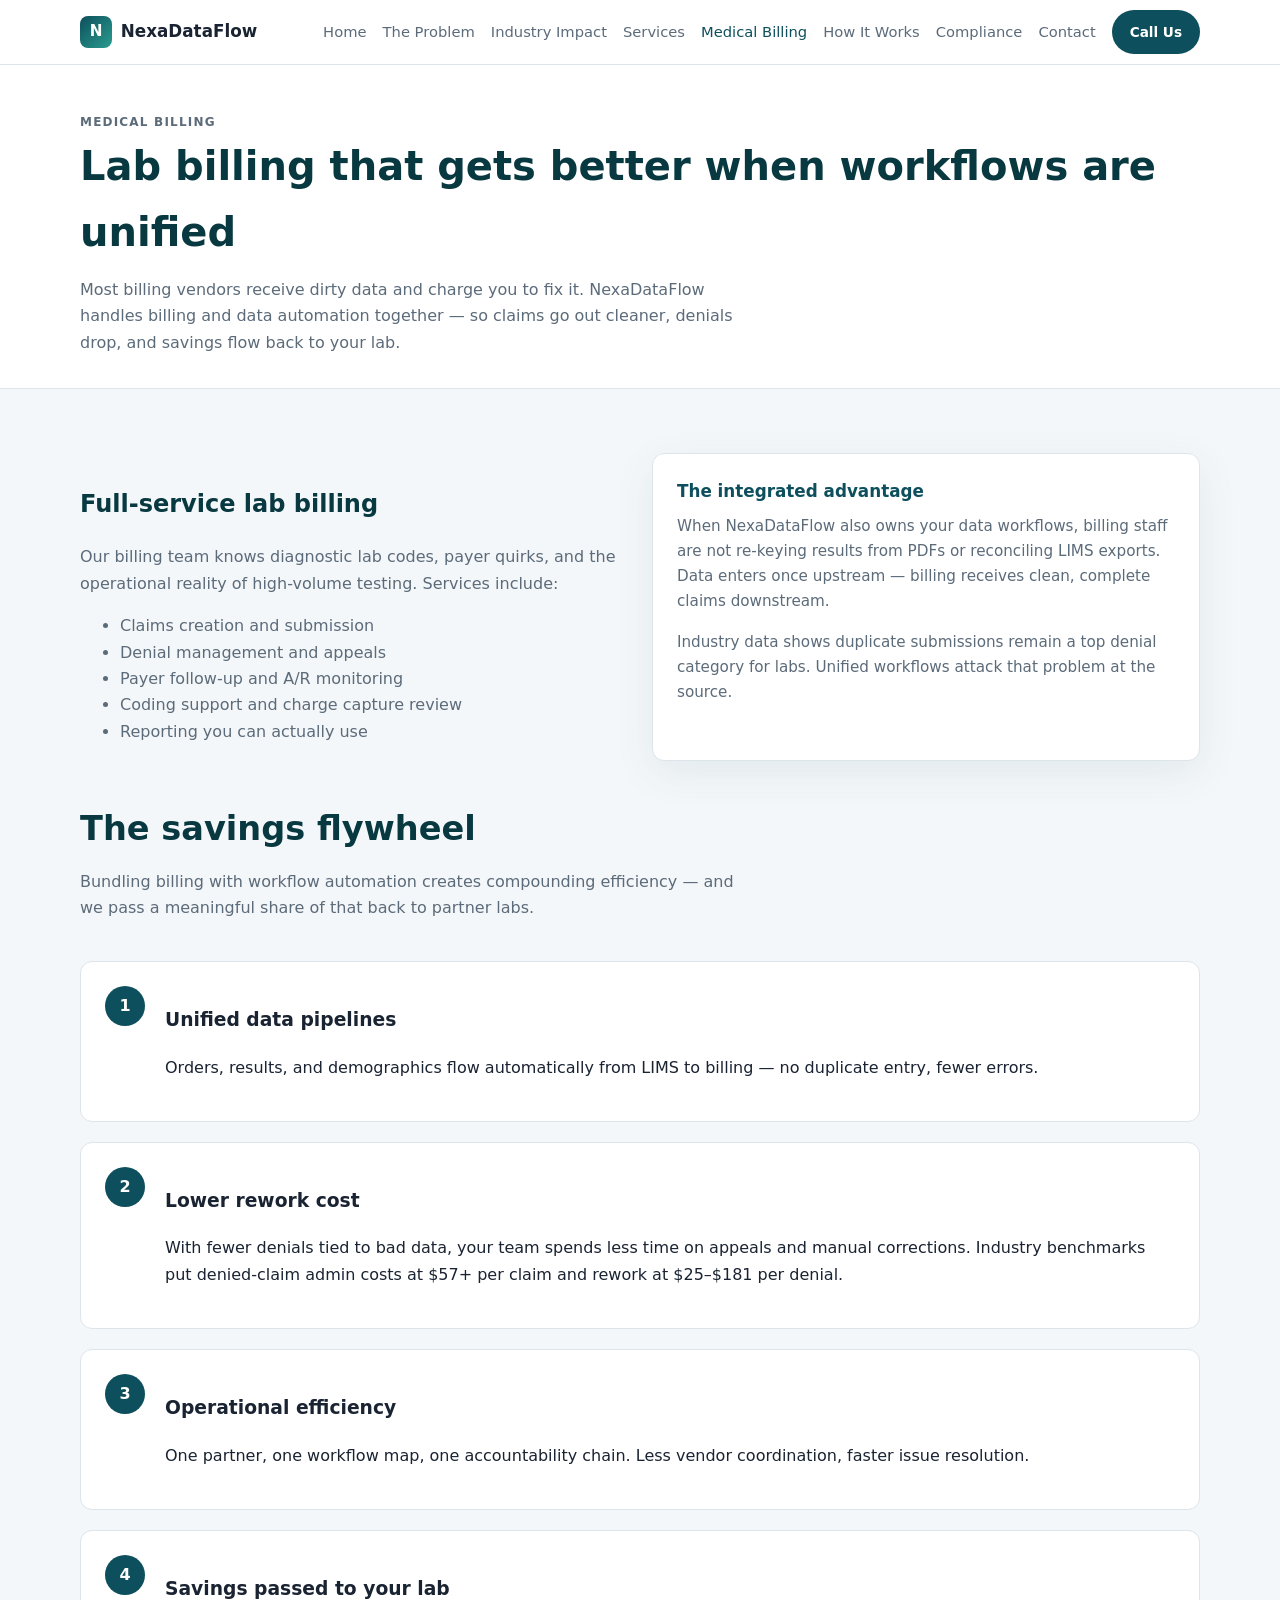
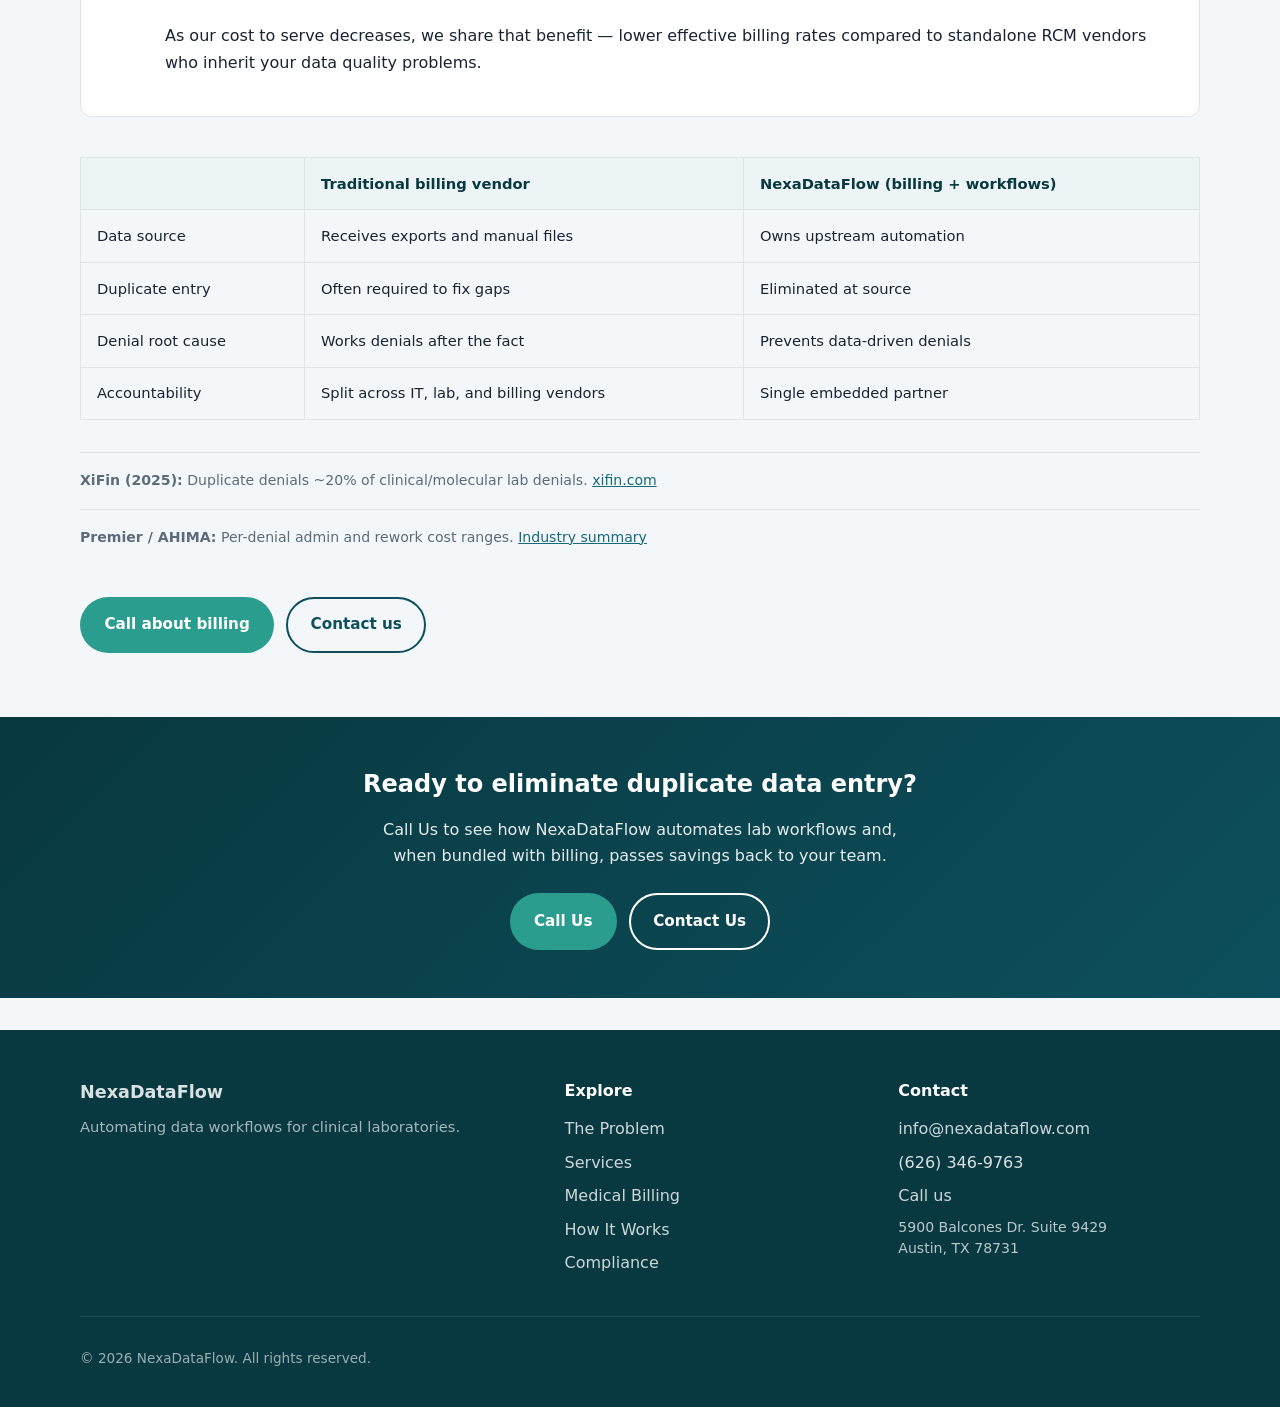
<file: medical-billing.html>
﻿<!DOCTYPE html>
<html lang="en">
<head>
  <meta charset="UTF-8">
  <meta name="viewport" content="width=device-width, initial-scale=1.0">
  <title>Medical Billing | NexaDataFlow</title>
  <meta name="description" content="Integrated lab billing and workflow automation with savings passed to partner labs.">
  <meta property="og:title" content="Medical Billing | NexaDataFlow">
  <meta property="og:description" content="Integrated lab billing and workflow automation with savings passed to partner labs.">
  <meta property="og:type" content="website">
  <link rel="stylesheet" href="assets/css/styles.css">
</head>
<body>
    <header class="site-header">
      <div class="container header-inner">
        <a class="logo" href="index.html"><span class="logo-mark">N</span> NexaDataFlow</a>
        <button class="nav-toggle" type="button" aria-expanded="false" aria-controls="site-nav" aria-label="Toggle navigation">
          <span></span><span></span><span></span>
        </button>
        <nav id="site-nav" class="nav-links" aria-label="Main">
          <a href="index.html">Home</a>
          <a href="the-problem.html">The Problem</a>
          <a href="industry-impact.html">Industry Impact</a>
          <a href="services.html">Services</a>
          <a href="medical-billing.html" class="active">Medical Billing</a>
          <a href="how-it-works.html">How It Works</a>
          <a href="compliance.html">Compliance</a>
          <a href="contact.html">Contact</a>
        </nav>
        <a class="btn btn-sm header-cta" data-site-phone-link href="#">Call Us</a>
      </div>
    </header>
  <main>
<section class="page-hero"><div class="container"><p class="eyebrow">Medical Billing</p><h1>Lab billing that gets better when workflows are unified</h1><p>Most billing vendors receive dirty data and charge you to fix it. NexaDataFlow handles billing and data automation together — so claims go out cleaner, denials drop, and savings flow back to your lab.</p></div></section>
<section class="section"><div class="container">
<div class="grid-2" style="margin-bottom:2.5rem;">
<div class="prose"><h2>Full-service lab billing</h2><p>Our billing team knows diagnostic lab codes, payer quirks, and the operational reality of high-volume testing. Services include:</p><ul><li>Claims creation and submission</li><li>Denial management and appeals</li><li>Payer follow-up and A/R monitoring</li><li>Coding support and charge capture review</li><li>Reporting you can actually use</li></ul></div>
<div class="card"><h3>The integrated advantage</h3><p>When NexaDataFlow also owns your data workflows, billing staff are not re-keying results from PDFs or reconciling LIMS exports. Data enters once upstream — billing receives clean, complete claims downstream.</p><p style="margin-top:1rem;">Industry data shows duplicate submissions remain a top denial category for labs. Unified workflows attack that problem at the source.</p></div>
</div>
<div class="section-header"><h2>The savings flywheel</h2><p>Bundling billing with workflow automation creates compounding efficiency — and we pass a meaningful share of that back to partner labs.</p></div>
<div class="steps">
<div class="step"><div><h3>Unified data pipelines</h3><p>Orders, results, and demographics flow automatically from LIMS to billing — no duplicate entry, fewer errors.</p></div></div>
<div class="step"><div><h3>Lower rework cost</h3><p>With fewer denials tied to bad data, your team spends less time on appeals and manual corrections. Industry benchmarks put denied-claim admin costs at $57+ per claim and rework at $25–$181 per denial.</p></div></div>
<div class="step"><div><h3>Operational efficiency</h3><p>One partner, one workflow map, one accountability chain. Less vendor coordination, faster issue resolution.</p></div></div>
<div class="step"><div><h3>Savings passed to your lab</h3><p>As our cost to serve decreases, we share that benefit — lower effective billing rates compared to standalone RCM vendors who inherit your data quality problems.</p></div></div>
</div>
<table class="comparison-table" style="margin-top:2.5rem;">
<thead><tr><th></th><th>Traditional billing vendor</th><th>NexaDataFlow (billing + workflows)</th></tr></thead>
<tbody>
<tr><td>Data source</td><td>Receives exports and manual files</td><td>Owns upstream automation</td></tr>
<tr><td>Duplicate entry</td><td>Often required to fix gaps</td><td>Eliminated at source</td></tr>
<tr><td>Denial root cause</td><td>Works denials after the fact</td><td>Prevents data-driven denials</td></tr>
<tr><td>Accountability</td><td>Split across IT, lab, and billing vendors</td><td>Single embedded partner</td></tr>
</tbody></table>
<ul class="citation-list">
<li><strong>XiFin (2025):</strong> Duplicate denials ~20% of clinical/molecular lab denials. <a href="https://www.xifin.com/resource/blog-post/understanding-the-latest-denial-trends-in-revenue-cycle-management/" target="_blank" rel="noopener">xifin.com</a></li>
<li><strong>Premier / AHIMA:</strong> Per-denial admin and rework cost ranges. <a href="https://www.aptarro.com/insights/us-healthcare-denial-rates-reimbursement-statistics" target="_blank" rel="noopener">Industry summary</a></li>
</ul>
<div class="hero-actions" style="margin-top:2rem;"><a class="btn btn-accent" data-site-phone-link href="#">Call about billing</a><a class="btn btn-outline" href="contact.html">Contact us</a></div>
</div></section>

<section class="cta-band">
  <div class="container">
    <h2>Ready to eliminate duplicate data entry?</h2>
    <p>Call Us to see how NexaDataFlow automates lab workflows and, when bundled with billing, passes savings back to your team.</p>
    <div class="hero-actions" style="justify-content:center;">
      <a class="btn btn-accent" data-site-phone-link href="#">Call Us</a>
      <a class="btn btn-outline" href="contact.html">Contact Us</a>
    </div>
  </div>
</section></main>
    <footer class="site-footer">
      <div class="container footer-grid">
        <div>
          <p class="footer-brand"><strong data-site-company>NexaDataFlow</strong></p>
          <p class="footer-tagline">Automating data workflows for clinical laboratories.</p>
        </div>
        <div>
          <p class="footer-heading">Explore</p>
          <ul class="footer-links">
            <li><a href="the-problem.html">The Problem</a></li>
            <li><a href="services.html">Services</a></li>
            <li><a href="medical-billing.html">Medical Billing</a></li>
            <li><a href="how-it-works.html">How It Works</a></li>
            <li><a href="compliance.html">Compliance</a></li>
          </ul>
        </div>
        <div>
          <p class="footer-heading">Contact</p>
          <ul class="footer-links">
            <li><a data-site-email href="mailto:hello@nexadataflow.com">hello@nexadataflow.com</a></li>
            <li><span data-site-phone>(555) 000-0000</span></li>
            <li><a data-site-phone-link href="#">Call us</a></li>
            <li class="footer-address"><span data-site-address></span></li>
          </ul>
        </div>
      </div>
      <div class="container footer-bottom">
        <p>&copy; <span id="footer-year">2026</span> <span data-site-company>NexaDataFlow</span>. All rights reserved.</p>
      </div>
    </footer>
  <script src="assets/js/config.js"></script>
  <script src="assets/js/main.js"></script>
</body>
</html>
</file>
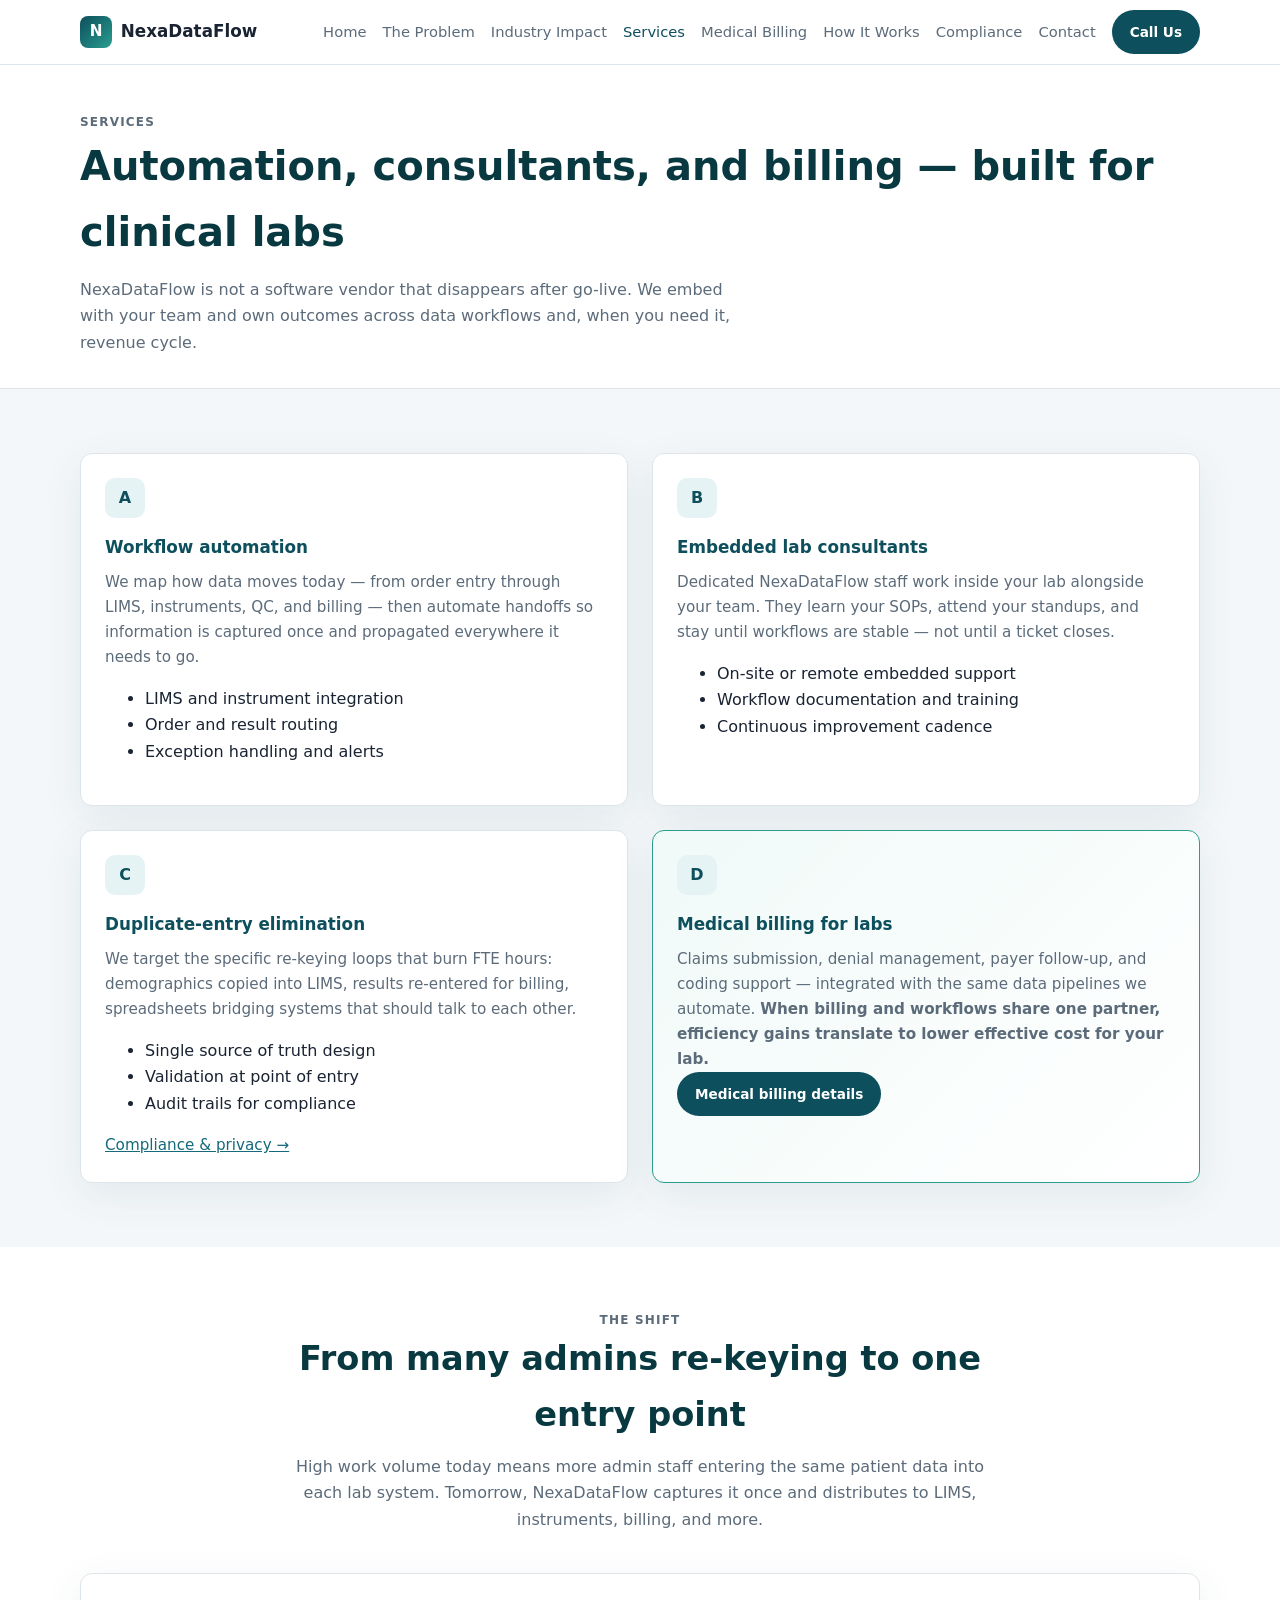
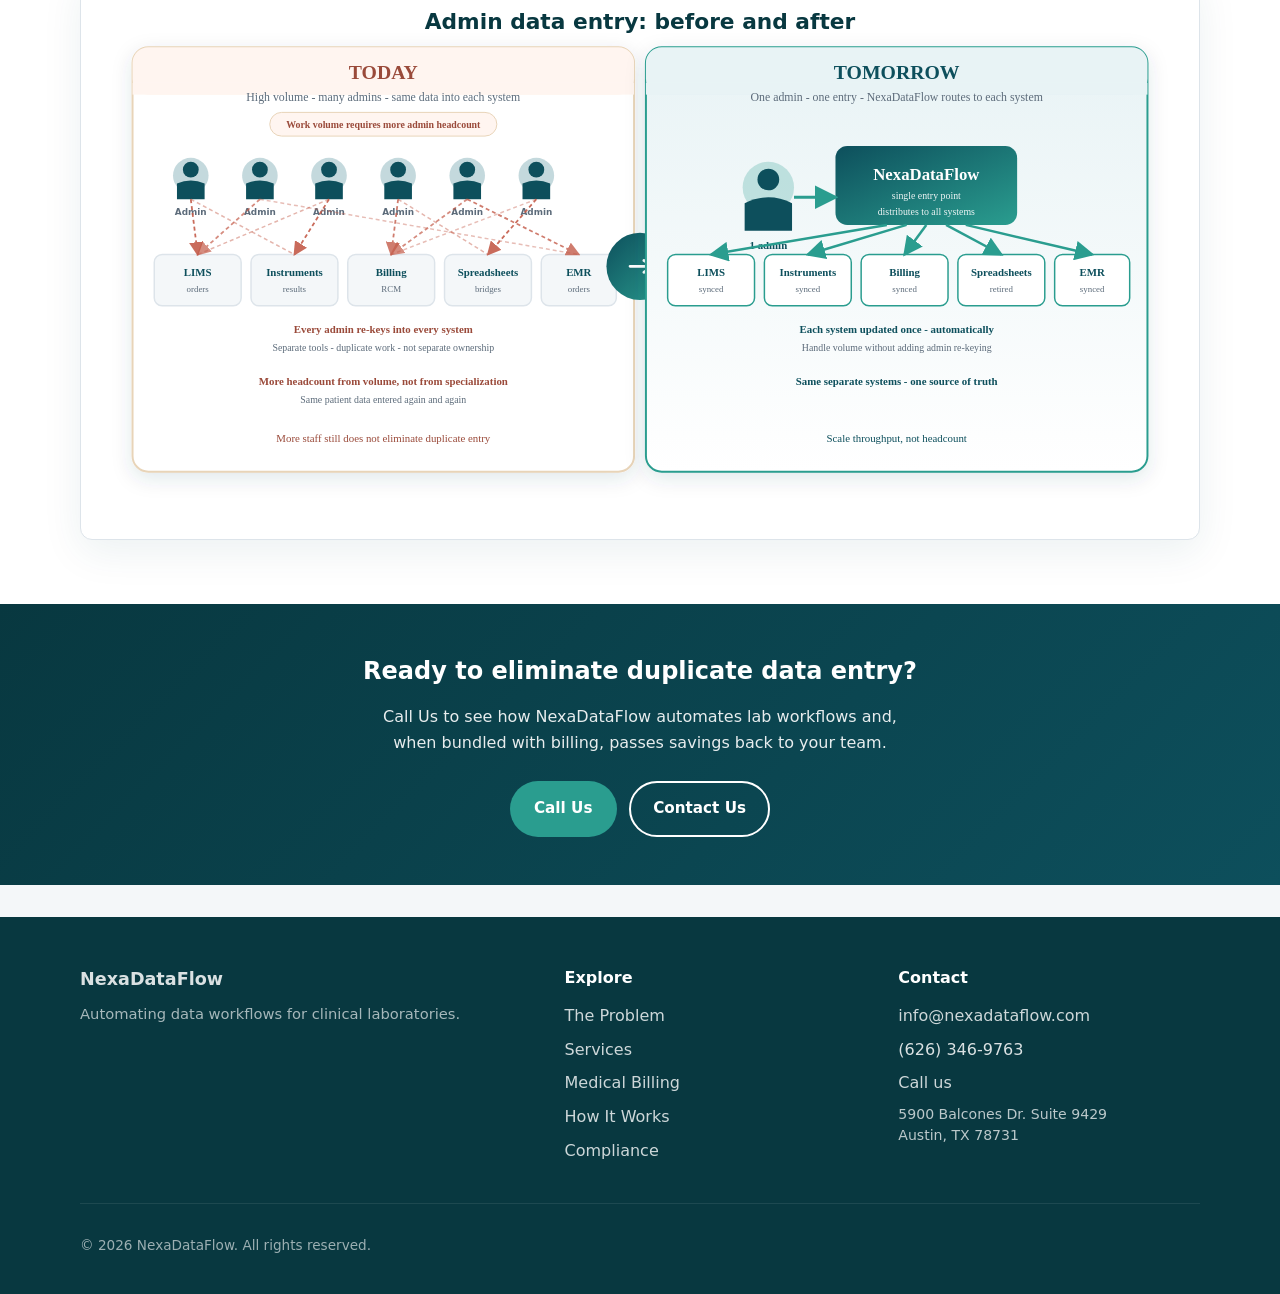
<file: services.html>
﻿<!DOCTYPE html>
<html lang="en">
<head>
  <meta charset="UTF-8">
  <meta name="viewport" content="width=device-width, initial-scale=1.0">
  <title>Services | NexaDataFlow</title>
  <meta name="description" content="Workflow automation, embedded consultants, and lab billing services.">
  <meta property="og:title" content="Services | NexaDataFlow">
  <meta property="og:description" content="Workflow automation, embedded consultants, and lab billing services.">
  <meta property="og:type" content="website">
  <link rel="stylesheet" href="assets/css/styles.css">
</head>
<body>
    <header class="site-header">
      <div class="container header-inner">
        <a class="logo" href="index.html"><span class="logo-mark">N</span> NexaDataFlow</a>
        <button class="nav-toggle" type="button" aria-expanded="false" aria-controls="site-nav" aria-label="Toggle navigation">
          <span></span><span></span><span></span>
        </button>
        <nav id="site-nav" class="nav-links" aria-label="Main">
          <a href="index.html">Home</a>
          <a href="the-problem.html">The Problem</a>
          <a href="industry-impact.html">Industry Impact</a>
          <a href="services.html" class="active">Services</a>
          <a href="medical-billing.html">Medical Billing</a>
          <a href="how-it-works.html">How It Works</a>
          <a href="compliance.html">Compliance</a>
          <a href="contact.html">Contact</a>
        </nav>
        <a class="btn btn-sm header-cta" data-site-phone-link href="#">Call Us</a>
      </div>
    </header>
  <main>
<section class="page-hero"><div class="container"><p class="eyebrow">Services</p><h1>Automation, consultants, and billing — built for clinical labs</h1><p>NexaDataFlow is not a software vendor that disappears after go-live. We embed with your team and own outcomes across data workflows and, when you need it, revenue cycle.</p></div></section>
<section class="section"><div class="container grid-2">
<article class="card"><div class="card-icon">A</div><h3>Workflow automation</h3><p>We map how data moves today — from order entry through LIMS, instruments, QC, and billing — then automate handoffs so information is captured once and propagated everywhere it needs to go.</p><ul><li>LIMS and instrument integration</li><li>Order and result routing</li><li>Exception handling and alerts</li></ul></article>
<article class="card"><div class="card-icon">B</div><h3>Embedded lab consultants</h3><p>Dedicated NexaDataFlow staff work inside your lab alongside your team. They learn your SOPs, attend your standups, and stay until workflows are stable — not until a ticket closes.</p><ul><li>On-site or remote embedded support</li><li>Workflow documentation and training</li><li>Continuous improvement cadence</li></ul></article>
<article class="card"><div class="card-icon">C</div><h3>Duplicate-entry elimination</h3><p>We target the specific re-keying loops that burn FTE hours: demographics copied into LIMS, results re-entered for billing, spreadsheets bridging systems that should talk to each other.</p><ul><li>Single source of truth design</li><li>Validation at point of entry</li><li>Audit trails for compliance</li></ul><p><a href="compliance.html">Compliance &amp; privacy &rarr;</a></p></article>
<article class="card featured-card"><div class="card-icon">D</div><h3>Medical billing for labs</h3><p>Claims submission, denial management, payer follow-up, and coding support — integrated with the same data pipelines we automate. <strong>When billing and workflows share one partner, efficiency gains translate to lower effective cost for your lab.</strong></p><p><a class="btn btn-sm" href="medical-billing.html">Medical billing details</a></p></article>
</div></section>

<section class="section section-alt diagram-section">
  <div class="container">
    <div class="section-header" style="text-align:center;margin-inline:auto;">
      <p class="eyebrow">The shift</p>
      <h2>From many admins re-keying to one entry point</h2>
      <p>High work volume today means more admin staff entering the same patient data into each lab system. Tomorrow, NexaDataFlow captures it once and distributes to LIMS, instruments, billing, and more.</p>
    </div>
    <figure class="diagram-figure">
      <img src="assets/images/before-after-workflow.svg" width="1100" height="540" alt="Before and after diagram: today multiple admin staff duplicate data entry into separate lab systems due to volume; tomorrow one admin enters data once into NexaDataFlow which syncs LIMS, instruments, billing, spreadsheets, and EMR">
    </figure>
  </div>
</section>

<section class="cta-band">
  <div class="container">
    <h2>Ready to eliminate duplicate data entry?</h2>
    <p>Call Us to see how NexaDataFlow automates lab workflows and, when bundled with billing, passes savings back to your team.</p>
    <div class="hero-actions" style="justify-content:center;">
      <a class="btn btn-accent" data-site-phone-link href="#">Call Us</a>
      <a class="btn btn-outline" href="contact.html">Contact Us</a>
    </div>
  </div>
</section></main>
    <footer class="site-footer">
      <div class="container footer-grid">
        <div>
          <p class="footer-brand"><strong data-site-company>NexaDataFlow</strong></p>
          <p class="footer-tagline">Automating data workflows for clinical laboratories.</p>
        </div>
        <div>
          <p class="footer-heading">Explore</p>
          <ul class="footer-links">
            <li><a href="the-problem.html">The Problem</a></li>
            <li><a href="services.html">Services</a></li>
            <li><a href="medical-billing.html">Medical Billing</a></li>
            <li><a href="how-it-works.html">How It Works</a></li>
            <li><a href="compliance.html">Compliance</a></li>
          </ul>
        </div>
        <div>
          <p class="footer-heading">Contact</p>
          <ul class="footer-links">
            <li><a data-site-email href="mailto:hello@nexadataflow.com">hello@nexadataflow.com</a></li>
            <li><span data-site-phone>(555) 000-0000</span></li>
            <li><a data-site-phone-link href="#">Call us</a></li>
            <li class="footer-address"><span data-site-address></span></li>
          </ul>
        </div>
      </div>
      <div class="container footer-bottom">
        <p>&copy; <span id="footer-year">2026</span> <span data-site-company>NexaDataFlow</span>. All rights reserved.</p>
      </div>
    </footer>
  <script src="assets/js/config.js"></script>
  <script src="assets/js/main.js"></script>
</body>
</html>
</file>
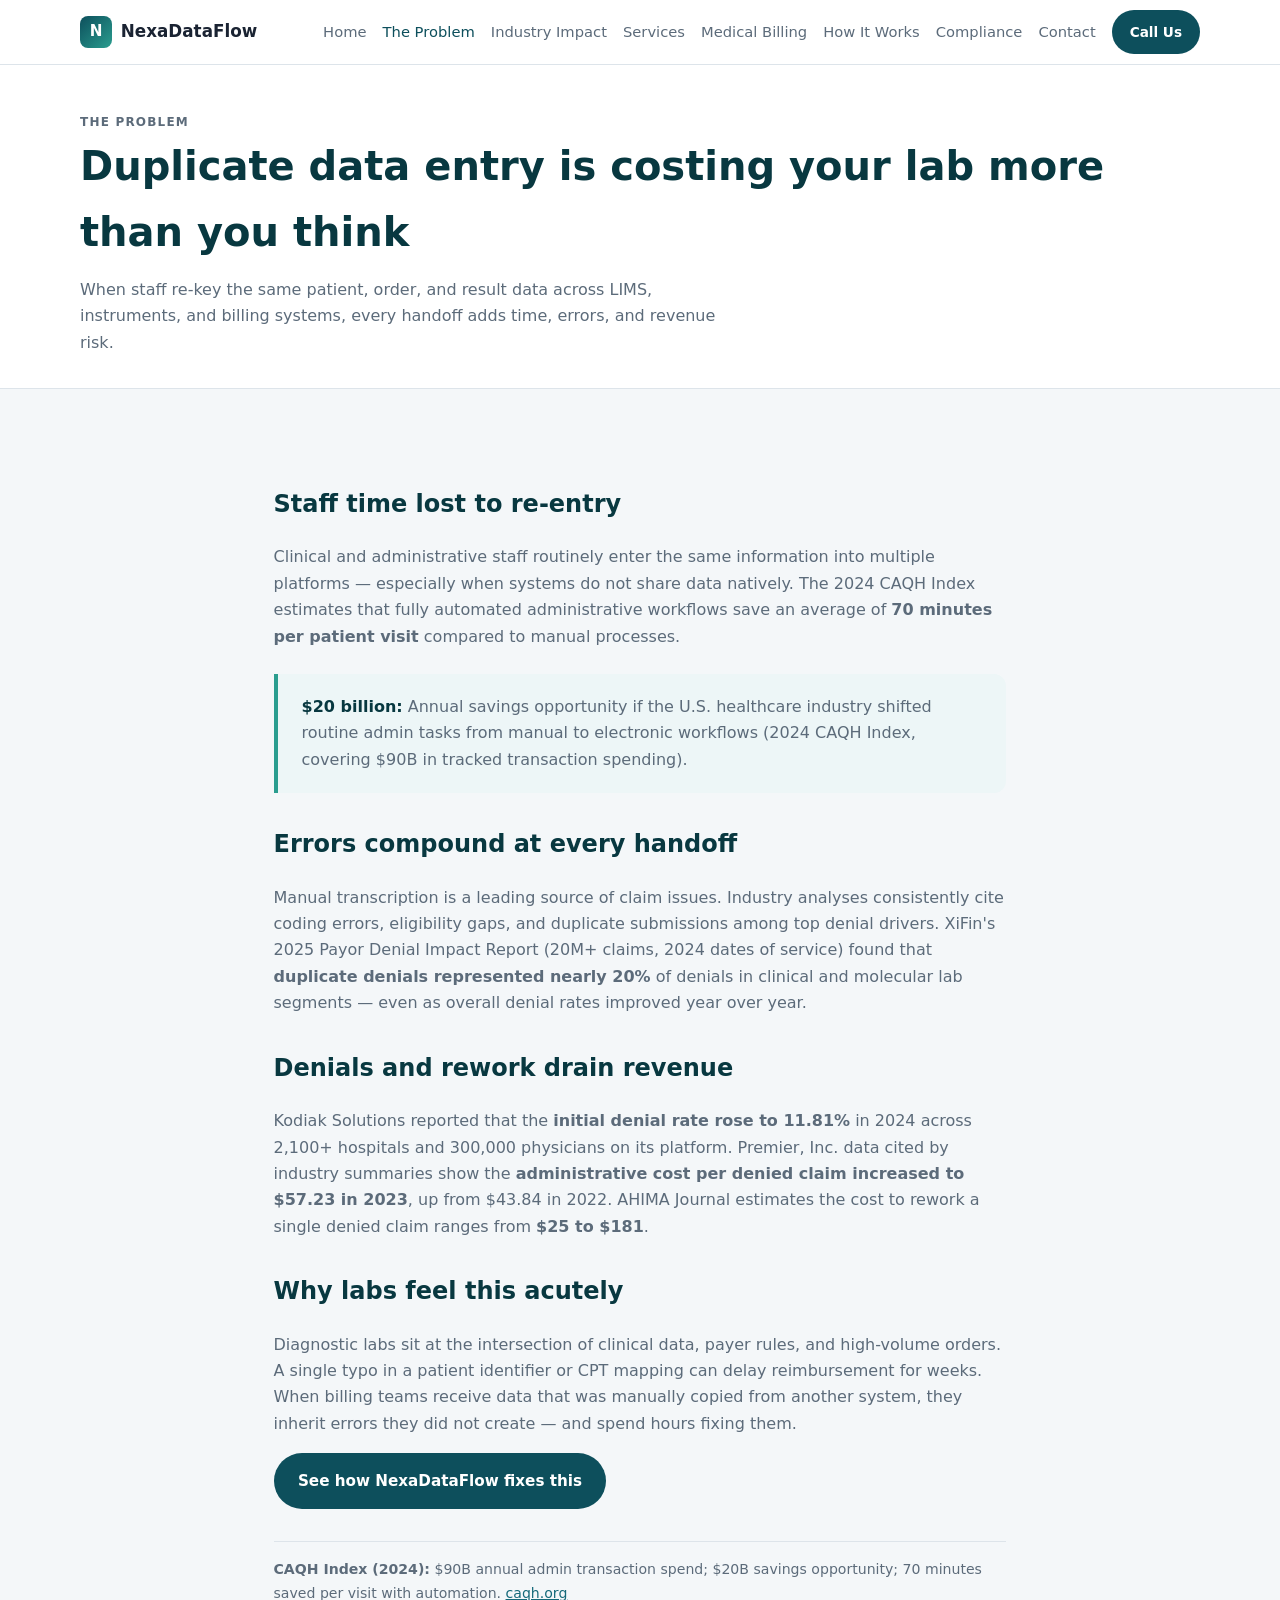
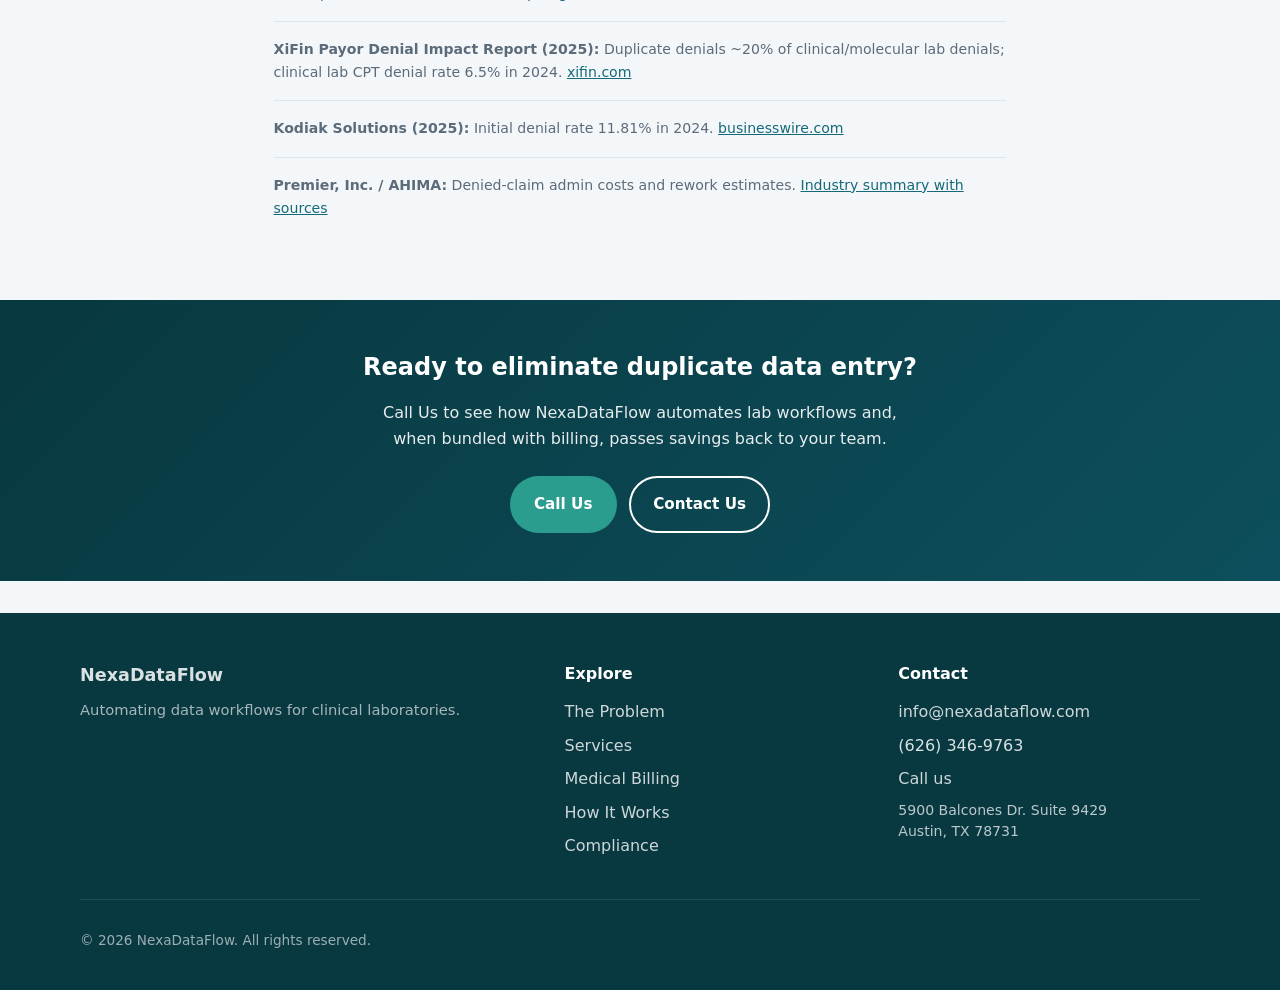
<file: the-problem.html>
﻿<!DOCTYPE html>
<html lang="en">
<head>
  <meta charset="UTF-8">
  <meta name="viewport" content="width=device-width, initial-scale=1.0">
  <title>The Problem | NexaDataFlow</title>
  <meta name="description" content="The cost of duplicate data entry, errors, and claim denials in clinical labs.">
  <meta property="og:title" content="The Problem | NexaDataFlow">
  <meta property="og:description" content="The cost of duplicate data entry, errors, and claim denials in clinical labs.">
  <meta property="og:type" content="website">
  <link rel="stylesheet" href="assets/css/styles.css">
</head>
<body>
    <header class="site-header">
      <div class="container header-inner">
        <a class="logo" href="index.html"><span class="logo-mark">N</span> NexaDataFlow</a>
        <button class="nav-toggle" type="button" aria-expanded="false" aria-controls="site-nav" aria-label="Toggle navigation">
          <span></span><span></span><span></span>
        </button>
        <nav id="site-nav" class="nav-links" aria-label="Main">
          <a href="index.html">Home</a>
          <a href="the-problem.html" class="active">The Problem</a>
          <a href="industry-impact.html">Industry Impact</a>
          <a href="services.html">Services</a>
          <a href="medical-billing.html">Medical Billing</a>
          <a href="how-it-works.html">How It Works</a>
          <a href="compliance.html">Compliance</a>
          <a href="contact.html">Contact</a>
        </nav>
        <a class="btn btn-sm header-cta" data-site-phone-link href="#">Call Us</a>
      </div>
    </header>
  <main>
<section class="page-hero"><div class="container"><p class="eyebrow">The Problem</p><h1>Duplicate data entry is costing your lab more than you think</h1><p>When staff re-key the same patient, order, and result data across LIMS, instruments, and billing systems, every handoff adds time, errors, and revenue risk.</p></div></section>
<section class="section"><div class="container prose">
<h2>Staff time lost to re-entry</h2>
<p>Clinical and administrative staff routinely enter the same information into multiple platforms — especially when systems do not share data natively. The 2024 CAQH Index estimates that fully automated administrative workflows save an average of <strong>70 minutes per patient visit</strong> compared to manual processes.</p>
<div class="stat-callout"><p><strong>$20 billion:</strong> Annual savings opportunity if the U.S. healthcare industry shifted routine admin tasks from manual to electronic workflows (2024 CAQH Index, covering $90B in tracked transaction spending).</p></div>
<h2>Errors compound at every handoff</h2>
<p>Manual transcription is a leading source of claim issues. Industry analyses consistently cite coding errors, eligibility gaps, and duplicate submissions among top denial drivers. XiFin's 2025 Payor Denial Impact Report (20M+ claims, 2024 dates of service) found that <strong>duplicate denials represented nearly 20%</strong> of denials in clinical and molecular lab segments — even as overall denial rates improved year over year.</p>
<h2>Denials and rework drain revenue</h2>
<p>Kodiak Solutions reported that the <strong>initial denial rate rose to 11.81%</strong> in 2024 across 2,100+ hospitals and 300,000 physicians on its platform. Premier, Inc. data cited by industry summaries show the <strong>administrative cost per denied claim increased to $57.23 in 2023</strong>, up from $43.84 in 2022. AHIMA Journal estimates the cost to rework a single denied claim ranges from <strong>$25 to $181</strong>.</p>
<h2>Why labs feel this acutely</h2>
<p>Diagnostic labs sit at the intersection of clinical data, payer rules, and high-volume orders. A single typo in a patient identifier or CPT mapping can delay reimbursement for weeks. When billing teams receive data that was manually copied from another system, they inherit errors they did not create — and spend hours fixing them.</p>
<p><a class="btn" href="services.html">See how NexaDataFlow fixes this</a></p>
<ul class="citation-list">
<li><strong>CAQH Index (2024):</strong> $90B annual admin transaction spend; $20B savings opportunity; 70 minutes saved per visit with automation. <a href="https://www.caqh.org/blog/new-caqh-index-reveals-20b-savings-opportunity-to-cut-waste-reduce-costs-and-improve-patient-access" target="_blank" rel="noopener">caqh.org</a></li>
<li><strong>XiFin Payor Denial Impact Report (2025):</strong> Duplicate denials ~20% of clinical/molecular lab denials; clinical lab CPT denial rate 6.5% in 2024. <a href="https://www.xifin.com/resource/blog-post/understanding-the-latest-denial-trends-in-revenue-cycle-management/" target="_blank" rel="noopener">xifin.com</a></li>
<li><strong>Kodiak Solutions (2025):</strong> Initial denial rate 11.81% in 2024. <a href="https://www.businesswire.com/news/home/20250521892947/en/Rate-of-initial-denials-of-medical-insurance-claims-continued-to-rise-in-2024-Kodiak-Solutions-proprietary-data-show" target="_blank" rel="noopener">businesswire.com</a></li>
<li><strong>Premier, Inc. / AHIMA:</strong> Denied-claim admin costs and rework estimates. <a href="https://www.aptarro.com/insights/us-healthcare-denial-rates-reimbursement-statistics" target="_blank" rel="noopener">Industry summary with sources</a></li>
</ul>
</div></section>

<section class="cta-band">
  <div class="container">
    <h2>Ready to eliminate duplicate data entry?</h2>
    <p>Call Us to see how NexaDataFlow automates lab workflows and, when bundled with billing, passes savings back to your team.</p>
    <div class="hero-actions" style="justify-content:center;">
      <a class="btn btn-accent" data-site-phone-link href="#">Call Us</a>
      <a class="btn btn-outline" href="contact.html">Contact Us</a>
    </div>
  </div>
</section></main>
    <footer class="site-footer">
      <div class="container footer-grid">
        <div>
          <p class="footer-brand"><strong data-site-company>NexaDataFlow</strong></p>
          <p class="footer-tagline">Automating data workflows for clinical laboratories.</p>
        </div>
        <div>
          <p class="footer-heading">Explore</p>
          <ul class="footer-links">
            <li><a href="the-problem.html">The Problem</a></li>
            <li><a href="services.html">Services</a></li>
            <li><a href="medical-billing.html">Medical Billing</a></li>
            <li><a href="how-it-works.html">How It Works</a></li>
            <li><a href="compliance.html">Compliance</a></li>
          </ul>
        </div>
        <div>
          <p class="footer-heading">Contact</p>
          <ul class="footer-links">
            <li><a data-site-email href="mailto:hello@nexadataflow.com">hello@nexadataflow.com</a></li>
            <li><span data-site-phone>(555) 000-0000</span></li>
            <li><a data-site-phone-link href="#">Call us</a></li>
            <li class="footer-address"><span data-site-address></span></li>
          </ul>
        </div>
      </div>
      <div class="container footer-bottom">
        <p>&copy; <span id="footer-year">2026</span> <span data-site-company>NexaDataFlow</span>. All rights reserved.</p>
      </div>
    </footer>
  <script src="assets/js/config.js"></script>
  <script src="assets/js/main.js"></script>
</body>
</html>
</file>
<file: assets/css/styles.css>
﻿:root {
  --primary: #0d4f5c;
  --primary-light: #15697a;
  --primary-dark: #083840;
  --accent: #2a9d8f;
  --text: #1a2332;
  --muted: #5c6b7a;
  --bg: #f4f7f9;
  --white: #ffffff;
  --border: #dde4ea;
  --radius: 12px;
  --shadow: 0 12px 40px rgba(13, 79, 92, 0.08);
  --max: 1120px;
}

*, *::before, *::after { box-sizing: border-box; }

html { scroll-behavior: smooth; }

body {
  margin: 0;
  font-family: "Segoe UI", system-ui, -apple-system, sans-serif;
  background: var(--bg);
  color: var(--text);
  line-height: 1.65;
}

img { max-width: 100%; height: auto; }

a { color: var(--primary-light); }
a:hover { color: var(--primary-dark); }

.container {
  width: min(var(--max), calc(100% - 2rem));
  margin-inline: auto;
}

.site-header {
  position: sticky;
  top: 0;
  z-index: 100;
  background: rgba(255, 255, 255, 0.96);
  border-bottom: 1px solid var(--border);
  backdrop-filter: blur(8px);
}

.header-inner {
  display: flex;
  align-items: center;
  gap: 1rem;
  min-height: 4rem;
}

.logo {
  display: flex;
  align-items: center;
  gap: 0.55rem;
  font-weight: 700;
  font-size: 1.05rem;
  color: var(--text);
  text-decoration: none;
  margin-right: auto;
}

.logo-mark {
  display: inline-grid;
  place-items: center;
  width: 2rem;
  height: 2rem;
  border-radius: 8px;
  background: linear-gradient(135deg, var(--primary), var(--accent));
  color: white;
  font-size: 0.95rem;
}

.nav-links {
  display: flex;
  align-items: center;
  gap: 0.25rem 1rem;
  flex-wrap: wrap;
}

.nav-links a {
  color: var(--muted);
  text-decoration: none;
  font-size: 0.92rem;
  font-weight: 500;
  padding: 0.35rem 0;
}

.nav-links a:hover,
.nav-links a.active {
  color: var(--primary);
}

.header-cta { display: none; }

.nav-toggle {
  display: none;
  flex-direction: column;
  gap: 5px;
  background: none;
  border: none;
  cursor: pointer;
  padding: 0.5rem;
}

.nav-toggle span {
  display: block;
  width: 22px;
  height: 2px;
  background: var(--text);
  border-radius: 2px;
}

.btn {
  display: inline-flex;
  align-items: center;
  justify-content: center;
  gap: 0.4rem;
  background: var(--primary);
  color: white !important;
  padding: 0.85rem 1.4rem;
  border-radius: 999px;
  text-decoration: none;
  font-weight: 600;
  border: 2px solid transparent;
  cursor: pointer;
  font-size: 0.95rem;
  transition: background 0.15s, transform 0.15s;
}

.btn:hover { background: var(--primary-dark); transform: translateY(-1px); }

.btn-outline {
  background: transparent;
  color: var(--primary) !important;
  border-color: var(--primary);
}

.btn-outline:hover { background: var(--primary); color: white !important; }

.btn-sm { padding: 0.55rem 1rem; font-size: 0.85rem; }

.btn-accent { background: var(--accent); }
.btn-accent:hover { background: #238b7f; }

.hero {
  padding: 4.5rem 0 3.5rem;
  background: linear-gradient(160deg, #e8f3f5 0%, var(--bg) 55%, #eef6f4 100%);
}

.hero-grid {
  display: grid;
  grid-template-columns: 1.2fr 0.8fr;
  gap: 2.5rem;
  align-items: center;
}

.eyebrow {
  text-transform: uppercase;
  letter-spacing: 0.1em;
  font-size: 0.75rem;
  font-weight: 700;
  color: var(--accent);
  margin: 0 0 0.75rem;
}

.hero h1 {
  font-size: clamp(2rem, 4.5vw, 3rem);
  line-height: 1.12;
  margin: 0 0 1rem;
  color: var(--primary-dark);
}

.lead {
  font-size: 1.12rem;
  color: var(--muted);
  margin: 0 0 1.5rem;
  max-width: 52ch;
}

.hero-actions { display: flex; flex-wrap: wrap; gap: 0.75rem; }

.hero-card {
  background: var(--white);
  border-radius: var(--radius);
  padding: 1.75rem;
  box-shadow: var(--shadow);
  border: 1px solid var(--border);
}

.hero-card h2 {
  margin: 0 0 0.75rem;
  font-size: 1.15rem;
  color: var(--primary);
}

.hero-stat {
  display: flex;
  justify-content: space-between;
  gap: 1rem;
  padding: 0.65rem 0;
  border-bottom: 1px solid var(--border);
  font-size: 0.92rem;
}

.hero-stat:last-child { border-bottom: none; }

.hero-stat strong { color: var(--primary-dark); }

.section { padding: 4rem 0; }
.section-alt { background: var(--white); }

.section-header {
  max-width: 680px;
  margin-bottom: 2.5rem;
}

.section-header h2 {
  margin: 0 0 0.75rem;
  font-size: clamp(1.6rem, 3vw, 2.1rem);
  color: var(--primary-dark);
}

.section-header p { margin: 0; color: var(--muted); }

.diagram-section .section-header {
  max-width: 720px;
}

.diagram-figure {
  margin: 0;
  padding: 1rem;
  background: var(--white);
  border: 1px solid var(--border);
  border-radius: var(--radius);
  box-shadow: var(--shadow);
  overflow-x: auto;
}

.diagram-figure img {
  display: block;
  width: 100%;
  min-width: 640px;
  height: auto;
  margin-inline: auto;
}

.grid-2 {
  display: grid;
  grid-template-columns: repeat(2, minmax(0, 1fr));
  gap: 1.5rem;
}

.grid-3 {
  display: grid;
  grid-template-columns: repeat(3, minmax(0, 1fr));
  gap: 1.5rem;
}

.grid-4 {
  display: grid;
  grid-template-columns: repeat(4, minmax(0, 1fr));
  gap: 1.25rem;
}

.card {
  background: var(--white);
  border: 1px solid var(--border);
  border-radius: var(--radius);
  padding: 1.5rem;
  box-shadow: var(--shadow);
}

.card h3 {
  margin: 0 0 0.5rem;
  font-size: 1.05rem;
  color: var(--primary);
}

.card p { margin: 0; color: var(--muted); font-size: 0.95rem; }

.card-icon {
  width: 2.5rem;
  height: 2.5rem;
  border-radius: 10px;
  background: #e6f3f5;
  color: var(--primary);
  display: grid;
  place-items: center;
  font-weight: 700;
  margin-bottom: 1rem;
}

.featured-card {
  border-color: var(--accent);
  background: linear-gradient(135deg, #f0faf8, var(--white));
}

.stat-block {
  text-align: center;
  padding: 1.5rem 1rem;
}

.stat-number {
  display: block;
  font-size: clamp(1.8rem, 3vw, 2.4rem);
  font-weight: 800;
  color: var(--primary);
  line-height: 1.1;
}

.stat-label {
  display: block;
  margin-top: 0.35rem;
  font-size: 0.88rem;
  color: var(--muted);
}

.citation-list {
  margin: 2rem 0 0;
  padding: 0;
  list-style: none;
}

.citation-list li {
  padding: 1rem 0;
  border-top: 1px solid var(--border);
  font-size: 0.88rem;
  color: var(--muted);
}

.citation-list a { word-break: break-word; }

.stat-callout {
  background: #edf6f7;
  border-left: 4px solid var(--accent);
  padding: 1.25rem 1.5rem;
  border-radius: 0 var(--radius) var(--radius) 0;
  margin: 1.5rem 0;
}

.stat-callout p { margin: 0; }

.stat-callout strong { color: var(--primary-dark); }

.steps {
  counter-reset: step;
  display: grid;
  gap: 1.25rem;
}

.step {
  display: grid;
  grid-template-columns: auto 1fr;
  gap: 1.25rem;
  align-items: start;
  background: var(--white);
  border: 1px solid var(--border);
  border-radius: var(--radius);
  padding: 1.5rem;
}

.step::before {
  counter-increment: step;
  content: counter(step);
  width: 2.5rem;
  height: 2.5rem;
  border-radius: 50%;
  background: var(--primary);
  color: white;
  display: grid;
  place-items: center;
  font-weight: 700;
}

.cta-band {
  background: linear-gradient(135deg, var(--primary-dark), var(--primary));
  color: white;
  padding: 3rem 0;
  text-align: center;
}

.cta-band h2 { margin: 0 0 0.75rem; color: white; }
.cta-band p { margin: 0 auto 1.5rem; max-width: 520px; opacity: 0.9; }
.cta-band .btn-outline { border-color: white; color: white !important; }
.cta-band .btn-outline:hover { background: white; color: var(--primary) !important; }

.page-hero {
  padding: 3rem 0 2rem;
  background: var(--white);
  border-bottom: 1px solid var(--border);
}

.page-hero h1 {
  margin: 0 0 0.75rem;
  font-size: clamp(1.8rem, 3.5vw, 2.5rem);
  color: var(--primary-dark);
}

.page-hero p { margin: 0; color: var(--muted); max-width: 65ch; }

.prose { max-width: 72ch; }
.prose h2 { color: var(--primary-dark); margin-top: 2rem; }
.prose h3 { color: var(--primary); margin-top: 1.5rem; font-size: 1.15rem; }
.prose p, .prose li { color: var(--muted); }

.notice-box {
  background: #fff8f0;
  border: 1px solid #e8d4b8;
  border-radius: var(--radius);
  padding: 1.25rem 1.5rem;
  max-width: 72ch;
}

.notice-box p {
  margin: 0;
  font-size: 0.92rem;
  color: var(--text);
}

.comparison-table {
  width: 100%;
  border-collapse: collapse;
  font-size: 0.92rem;
  margin: 1.5rem 0;
}

.comparison-table th,
.comparison-table td {
  border: 1px solid var(--border);
  padding: 0.85rem 1rem;
  text-align: left;
}

.comparison-table th {
  background: #edf4f6;
  color: var(--primary-dark);
}

.contact-grid {
  display: grid;
  grid-template-columns: 1fr 1fr;
  gap: 2rem;
  align-items: start;
}

.contact-card {
  background: var(--white);
  border: 1px solid var(--border);
  border-radius: var(--radius);
  padding: 1.75rem;
}

.contact-form {
  display: grid;
  gap: 1rem;
}

.contact-form label {
  display: grid;
  gap: 0.35rem;
  font-weight: 600;
  font-size: 0.9rem;
}

.contact-form input,
.contact-form select,
.contact-form textarea {
  font: inherit;
  padding: 0.65rem 0.85rem;
  border: 1px solid var(--border);
  border-radius: 8px;
  background: var(--white);
}

.contact-form textarea { min-height: 120px; resize: vertical; }

.site-footer {
  background: var(--primary-dark);
  color: rgba(255, 255, 255, 0.85);
  padding: 3rem 0 0;
  margin-top: 2rem;
}

.footer-grid {
  display: grid;
  grid-template-columns: 1.5fr 1fr 1fr;
  gap: 2rem;
  padding-bottom: 2rem;
}

.footer-brand { margin: 0 0 0.5rem; font-size: 1.1rem; }
.footer-tagline { margin: 0; opacity: 0.75; font-size: 0.92rem; }
.footer-heading { font-weight: 700; margin: 0 0 0.75rem; color: white; }

.footer-links {
  list-style: none;
  margin: 0;
  padding: 0;
}

.footer-links li { margin-bottom: 0.45rem; }
.footer-links a { color: rgba(255, 255, 255, 0.8); text-decoration: none; }
.footer-links a:hover { color: white; }

.footer-address {
  font-size: 0.88rem;
  line-height: 1.5;
  opacity: 0.85;
  margin-top: 0.35rem;
}

.footer-bottom {
  border-top: 1px solid rgba(255, 255, 255, 0.12);
  padding: 1rem 0 1.5rem;
  font-size: 0.85rem;
  opacity: 0.7;
}

@media (min-width: 900px) {
  .header-cta { display: inline-flex; }
}

@media (max-width: 899px) {
  .nav-toggle { display: flex; }
  .nav-links {
    display: none;
    position: absolute;
    top: 100%;
    left: 0;
    right: 0;
    flex-direction: column;
    background: var(--white);
    border-bottom: 1px solid var(--border);
    padding: 1rem;
    box-shadow: var(--shadow);
  }
  .nav-links.is-open { display: flex; }
  .site-header .container { position: relative; }
  .hero-grid, .grid-2, .grid-3, .grid-4, .contact-grid, .footer-grid {
    grid-template-columns: 1fr;
  }
}
</file>
